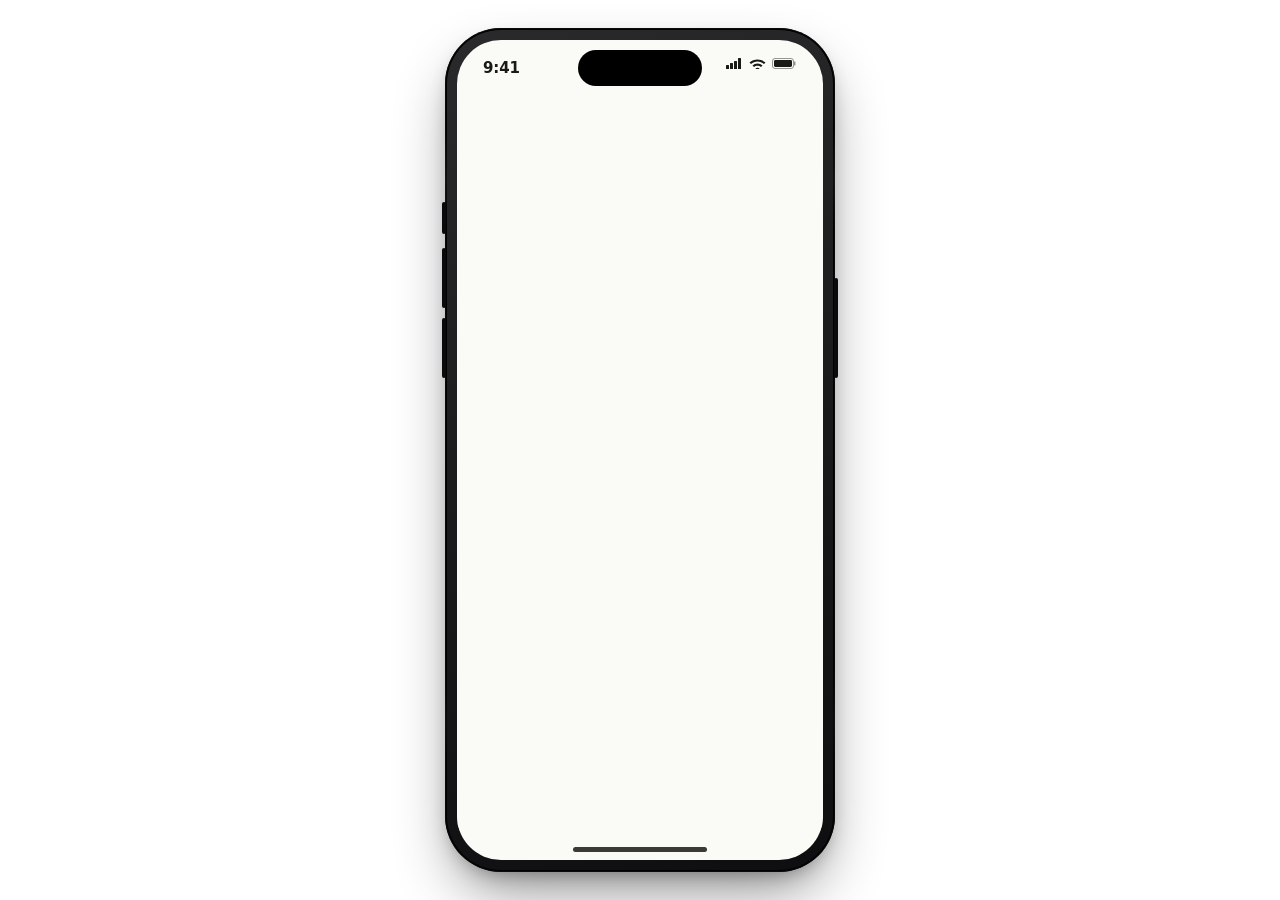
<file: docs/prototypes/health-monitor-mobile-opendesign/frames/iphone-15-pro.html>
<!doctype html>
<!--
  Shared frame: iPhone 15 Pro (390 × 844).
  Usage:  <iframe src="iphone-15-pro.html?screen=path/to/screen.html"></iframe>
  Renders: the bezel + Dynamic Island + status bar + home indicator,
           with the ?screen content embedded as an iframe in the screen area.
-->
<html lang="en">
<head>
  <meta charset="utf-8" />
  <meta name="viewport" content="width=device-width, initial-scale=1" />
  <title>iPhone 15 Pro frame</title>
  <style>
    *, *::before, *::after { box-sizing: border-box; }
    html, body { margin: 0; padding: 0; height: 100%; background: transparent; }
    body {
      display: grid;
      place-items: center;
      font: 15px/1.4 -apple-system, BlinkMacSystemFont, 'SF Pro Text', system-ui, sans-serif;
      color: #1a1916;
      -webkit-font-smoothing: antialiased;
    }

    .device {
      position: relative;
      width: 390px;
      height: 844px;
      border-radius: 56px;
      padding: 12px;
      background:
        linear-gradient(160deg, #2a2a2c 0%, #1a1a1c 50%, #0e0e10 100%);
      box-shadow:
        0 0 0 1px rgba(255,255,255,0.04) inset,
        0 0 0 2px #000 inset,
        0 28px 60px -12px rgba(0,0,0,0.45),
        0 8px 20px -8px rgba(0,0,0,0.35);
      isolation: isolate;
    }
    .device::before, .device::after {
      content: '';
      position: absolute;
      width: 3px;
      background: linear-gradient(to bottom, transparent 0%, rgba(255,255,255,0.06) 8%, transparent 16%, transparent 84%, rgba(255,255,255,0.04) 92%, transparent 100%);
      top: 100px;
      bottom: 100px;
      pointer-events: none;
    }
    .device::before { left: -1px; }
    .device::after  { right: -1px; }

    .island {
      position: absolute;
      top: 22px;
      left: 50%;
      transform: translateX(-50%);
      width: 124px;
      height: 36px;
      background: #000;
      border-radius: 999px;
      z-index: 5;
    }

    .btn-rail {
      position: absolute;
      width: 4px;
      background: #0a0a0c;
      border-radius: 2px;
    }
    .btn-rail.left-1  { left: -3px; top: 174px; height: 32px; }
    .btn-rail.left-2  { left: -3px; top: 220px; height: 60px; }
    .btn-rail.left-3  { left: -3px; top: 290px; height: 60px; }
    .btn-rail.right-1 { right: -3px; top: 250px; height: 100px; }

    .screen {
      position: relative;
      width: 100%; height: 100%;
      background: #fafaf7;
      border-radius: 44px;
      overflow: hidden;
      display: flex;
      flex-direction: column;
    }

    .statusbar {
      flex: 0 0 47px;
      padding: 18px 26px 0;
      display: flex;
      align-items: flex-start;
      justify-content: space-between;
      font-size: 15px;
      font-weight: 600;
      letter-spacing: -0.01em;
      color: var(--statusbar-fg, #1a1916);
      pointer-events: none;
    }
    .statusbar .right { display: inline-flex; align-items: center; gap: 6px; }
    .statusbar svg { width: 17px; height: 11px; fill: currentColor; }
    .statusbar .battery { width: 25px; }

    .inner {
      flex: 1 1 auto;
      width: 100%;
      border: 0;
      background: #fafaf7;
    }

    .home-indicator {
      flex: 0 0 28px;
      position: relative;
      pointer-events: none;
    }
    .home-indicator::after {
      content: '';
      position: absolute;
      left: 50%; bottom: 8px;
      transform: translateX(-50%);
      width: 134px; height: 5px;
      background: var(--home-fg, #1a1916);
      border-radius: 999px;
      opacity: 0.85;
    }
  </style>
</head>
<body>
  <div class="device">
    <span class="btn-rail left-1"  aria-hidden></span>
    <span class="btn-rail left-2"  aria-hidden></span>
    <span class="btn-rail left-3"  aria-hidden></span>
    <span class="btn-rail right-1" aria-hidden></span>
    <span class="island"           aria-hidden></span>

    <div class="screen">
      <div class="statusbar">
        <span>9:41</span>
        <span class="right">
          <svg viewBox="0 0 17 11" aria-hidden>
            <rect x="0"  y="7" width="3" height="4" rx="0.6"/>
            <rect x="4"  y="5" width="3" height="6" rx="0.6"/>
            <rect x="8"  y="3" width="3" height="8" rx="0.6"/>
            <rect x="12" y="0" width="3" height="11" rx="0.6"/>
          </svg>
          <svg viewBox="0 0 17 11" aria-hidden>
            <path d="M8.5 1.5C5.5 1.5 2.7 2.6 0.5 4.6L2 6.1C3.8 4.5 6.1 3.6 8.5 3.6c2.4 0 4.7 0.9 6.5 2.5l1.5-1.5c-2.2-2-5-3.1-8-3.1zM3.5 7.6L5 9.1c1-0.9 2.2-1.4 3.5-1.4 1.3 0 2.5 0.5 3.5 1.4l1.5-1.5c-1.4-1.3-3.1-2-5-2-1.9 0-3.6 0.7-5 2zM6.5 10.6l2 2 2-2c-0.5-0.5-1.2-0.8-2-0.8s-1.5 0.3-2 0.8z"/>
          </svg>
          <svg class="battery" viewBox="0 0 25 11" aria-hidden>
            <rect x="0.5" y="0.5" width="21" height="10" rx="2.5" fill="none" stroke="currentColor" stroke-opacity="0.45"/>
            <rect x="22" y="3.5" width="1.5" height="4" rx="0.4" fill="currentColor" fill-opacity="0.45"/>
            <rect x="2" y="2" width="18" height="7" rx="1.4"/>
          </svg>
        </span>
      </div>

      <iframe
        class="inner"
        id="screen"
        title="Inner screen"
        sandbox="allow-scripts allow-same-origin"
        loading="lazy"
        src="about:blank"
      ></iframe>

      <div class="home-indicator" aria-hidden></div>
    </div>
  </div>

  <script>
    (function () {
      var qs = new URLSearchParams(location.search);
      var raw = qs.get('screen');
      var iframe = document.getElementById('screen');
      if (!raw) return;
      var isAbsolute = /^[a-zA-Z][a-zA-Z\d+.\-]*:/.test(raw) || raw.charAt(0) === '/';
      iframe.src = isAbsolute
        ? raw
        : new URL(raw, document.referrer || location.href).toString();
    })();
  </script>
</body>
</html>
</file>
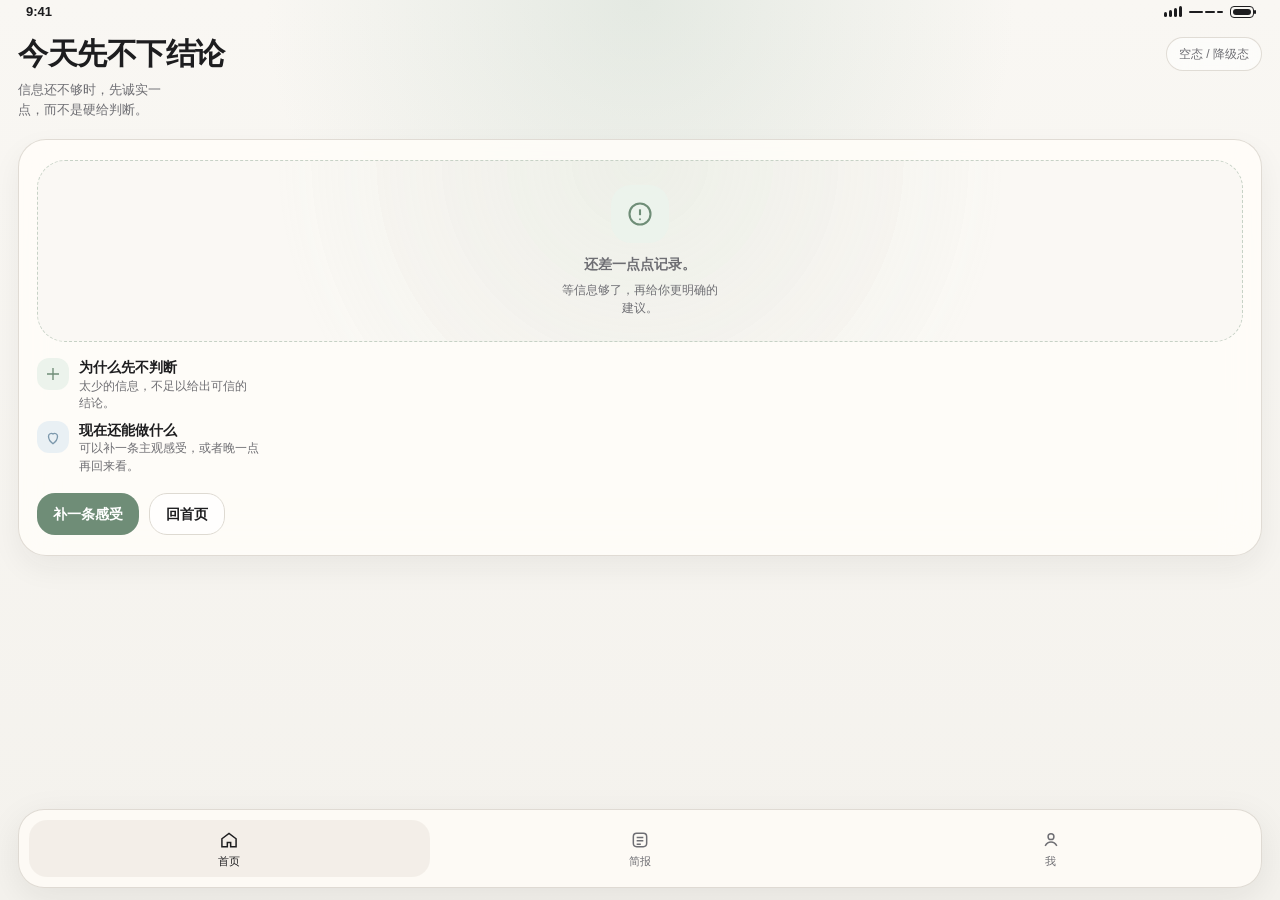
<file: docs/prototypes/health-monitor-mobile-opendesign/screens/empty-data.html>
<!doctype html>
<html lang="zh-CN">
<head>
  <meta charset="utf-8">
  <meta name="viewport" content="width=device-width, initial-scale=1">
  <title>数据不足空态</title>
  <link rel="stylesheet" href="../shared.css">
</head>
<body class="screen-body">
  <main class="screen-shell">
    <div class="statusbar">
      <span>9:41</span>
      <div class="statusbar-icons">
        <span class="signal"><i></i><i></i><i></i><i></i></span>
        <span class="wifi"><i></i><i></i><i></i></span>
        <span class="battery"><i></i></span>
      </div>
    </div>

    <section class="app-header" data-od-id="empty-header">
      <div>
        <h1>今天先不下结论</h1>
        <p class="header-copy">信息还不够时，先诚实一点，而不是硬给判断。</p>
      </div>
      <span class="header-chip">空态 / 降级态</span>
    </section>

    <section class="card" data-od-id="empty-main">
      <div class="empty-art">
        <span class="art-badge" aria-hidden="true">
          <svg viewBox="0 0 24 24" fill="none" stroke="currentColor" stroke-width="1.8"><path d="M12 8v5"/><circle cx="12" cy="16.5" r=".8" fill="currentColor" stroke="none"/><circle cx="12" cy="12" r="9"/></svg>
        </span>
        <div>
          <p class="list-title">还差一点点记录。</p>
          <p class="list-meta" style="margin-top: 8px;">等信息够了，再给你更明确的建议。</p>
        </div>
      </div>

      <div class="trust-list" style="margin-top: 16px;">
        <div class="trust-item">
          <span class="icon-wrap" aria-hidden="true">
            <svg viewBox="0 0 24 24" fill="none" stroke="currentColor" stroke-width="1.8"><path d="M4 12h16M12 4v16"/></svg>
          </span>
          <div class="text-stack">
            <p class="list-title">为什么先不判断</p>
            <p class="list-meta">太少的信息，不足以给出可信的结论。</p>
          </div>
        </div>

        <div class="trust-item">
          <span class="icon-wrap cool" aria-hidden="true">
            <svg viewBox="0 0 24 24" fill="none" stroke="currentColor" stroke-width="1.8"><path d="M12 21s-6-4.35-6-10a3.75 3.75 0 0 1 6-3 3.75 3.75 0 0 1 6 3c0 5.65-6 10-6 10Z"/></svg>
          </span>
          <div class="text-stack">
            <p class="list-title">现在还能做什么</p>
            <p class="list-meta">可以补一条主观感受，或者晚一点再回来看。</p>
          </div>
        </div>
      </div>

      <div class="cta-row" style="margin-top: 18px;">
        <button class="btn primary" type="button">补一条感受</button>
        <a class="btn secondary" href="home.html">回首页</a>
      </div>
    </section>
  </main>

  <nav class="tabbar" aria-label="底部导航">
    <a href="home.html" class="active" aria-current="page">
      <svg viewBox="0 0 24 24" fill="none" stroke="currentColor" stroke-width="1.8"><path d="M3.5 10.5 12 4l8.5 6.5V20H14v-5h-4v5H3.5z"/></svg>
      <span>首页</span>
    </a>
    <a href="report-list.html">
      <svg viewBox="0 0 24 24" fill="none" stroke="currentColor" stroke-width="1.8"><rect x="4" y="4" width="16" height="16" rx="4"/><path d="M8 9h8M8 13h8M8 17h5"/></svg>
      <span>简报</span>
    </a>
    <a href="profile.html">
      <svg viewBox="0 0 24 24" fill="none" stroke="currentColor" stroke-width="1.8"><circle cx="12" cy="8" r="3.5"/><path d="M5 19c1.8-3 4.2-4.5 7-4.5s5.2 1.5 7 4.5"/></svg>
      <span>我</span>
    </a>
  </nav>
</body>
</html>
</file>
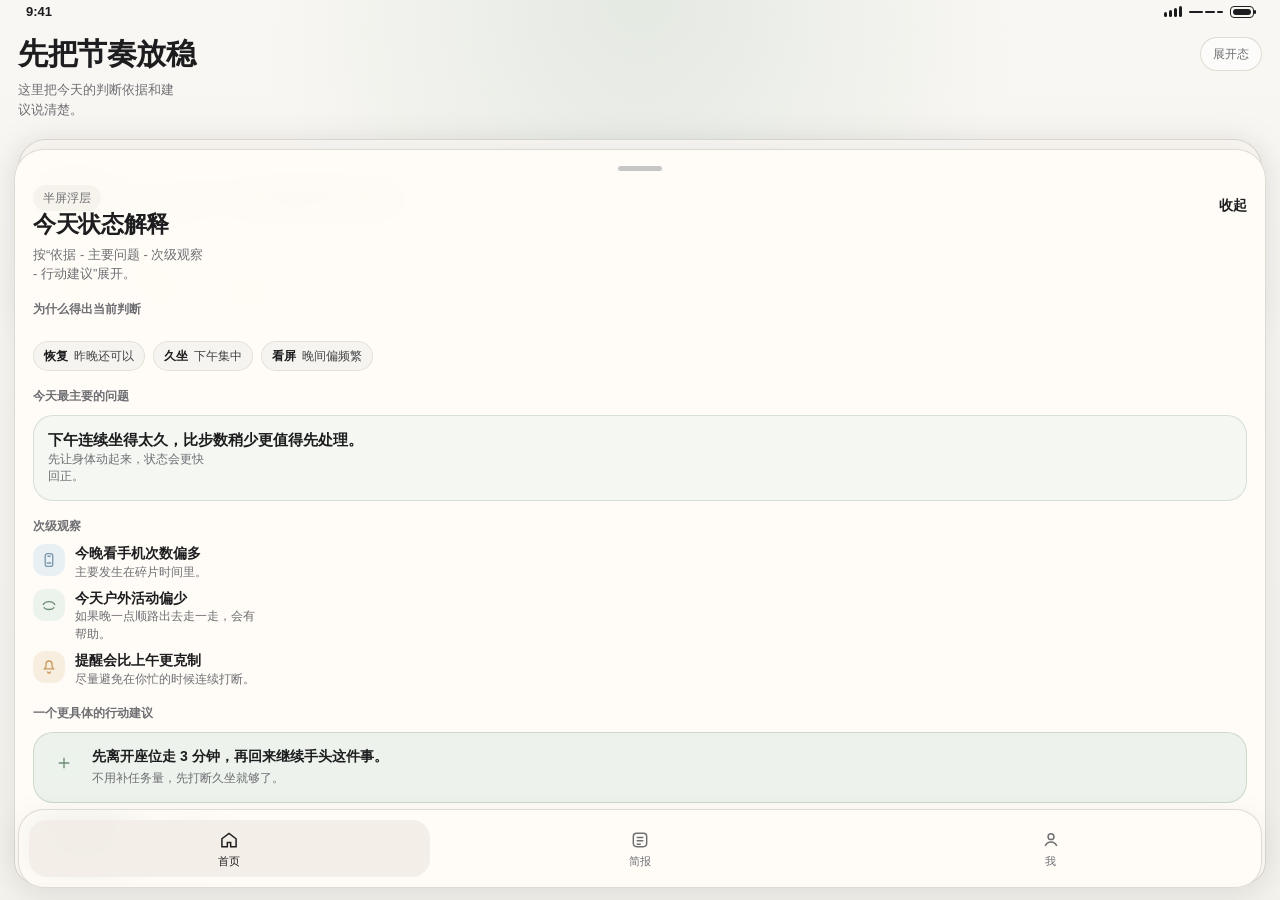
<file: docs/prototypes/health-monitor-mobile-opendesign/screens/home-sheet.html>
<!doctype html>
<html lang="zh-CN">
<head>
  <meta charset="utf-8">
  <meta name="viewport" content="width=device-width, initial-scale=1">
  <title>今日状态卡展开</title>
  <link rel="stylesheet" href="../shared.css">
</head>
<body class="screen-body">
  <main class="screen-shell">
    <div class="statusbar">
      <span>9:41</span>
      <div class="statusbar-icons">
        <span class="signal"><i></i><i></i><i></i><i></i></span>
        <span class="wifi"><i></i><i></i><i></i></span>
        <span class="battery"><i></i></span>
      </div>
    </div>

    <section class="app-header" data-od-id="sheet-header">
      <div>
        <h1>先把节奏放稳</h1>
        <p class="header-copy">这里把今天的判断依据和建议说清楚。</p>
      </div>
      <span class="header-chip">展开态</span>
    </section>

    <section class="card" data-od-id="sheet-summary">
      <div class="card-header">
        <div>
          <span class="nav-pill">今天状态</span>
          <h2 class="card-title">整体平稳，但下午久坐更值得先处理。</h2>
          <p class="card-subtitle">这是一个被解释清楚的助手结论，不是一份分析报告。</p>
        </div>
      </div>
      <div class="summary-pills">
        <span class="summary-pill"><strong>恢复</strong> 平稳</span>
        <span class="summary-pill"><strong>久坐</strong> 偏集中</span>
        <span class="summary-pill"><strong>看屏</strong> 稍多</span>
      </div>
    </section>
  </main>

  <aside class="sheet open" data-sheet>
    <div class="sheet-card">
      <div class="sheet-handle"></div>
      <div class="card-header">
        <div>
          <span class="nav-pill">半屏浮层</span>
          <h2 class="card-title">今天状态解释</h2>
          <p class="card-subtitle">按“依据 - 主要问题 - 次级观察 - 行动建议”展开。</p>
        </div>
        <a class="btn text" href="home.html">收起</a>
      </div>

      <div class="sheet-section">
        <p class="sheet-label">为什么得出当前判断</p>
        <div class="summary-pills">
          <span class="summary-pill"><strong>恢复</strong> 昨晚还可以</span>
          <span class="summary-pill"><strong>久坐</strong> 下午集中</span>
          <span class="summary-pill"><strong>看屏</strong> 晚间偏频繁</span>
        </div>
      </div>

      <div class="sheet-section">
        <p class="sheet-label">今天最主要的问题</p>
        <div class="sheet-focus">
          <p class="list-title">下午连续坐得太久，比步数稍少更值得先处理。</p>
          <p class="list-meta">先让身体动起来，状态会更快回正。</p>
        </div>
      </div>

      <div class="sheet-section">
        <p class="sheet-label">次级观察</p>
        <div class="dense-list">
          <article class="dense-item">
            <span class="icon-wrap cool" aria-hidden="true">
              <svg viewBox="0 0 24 24" fill="none" stroke="currentColor" stroke-width="1.8"><rect x="7" y="3.5" width="10" height="17" rx="3"/><path d="M10 7h4M9 16h6"/></svg>
            </span>
            <div class="text-stack">
              <p class="list-title">今晚看手机次数偏多</p>
              <p class="list-meta">主要发生在碎片时间里。</p>
            </div>
          </article>

          <article class="dense-item">
            <span class="icon-wrap" aria-hidden="true">
              <svg viewBox="0 0 24 24" fill="none" stroke="currentColor" stroke-width="1.8"><path d="M4 12c3-6 13-6 16 0"/><path d="M5 15c2.5 4 11.5 4 14 0"/></svg>
            </span>
            <div class="text-stack">
              <p class="list-title">今天户外活动偏少</p>
              <p class="list-meta">如果晚一点顺路出去走一走，会有帮助。</p>
            </div>
          </article>

          <article class="dense-item">
            <span class="icon-wrap warm" aria-hidden="true">
              <svg viewBox="0 0 24 24" fill="none" stroke="currentColor" stroke-width="1.8"><path d="M12 4a4 4 0 0 1 4 4v2.7c0 .5.16.98.46 1.38L18 14.5H6l1.54-2.42c.3-.4.46-.88.46-1.38V8a4 4 0 0 1 4-4Z"/><path d="M10 18a2 2 0 0 0 4 0"/></svg>
            </span>
            <div class="text-stack">
              <p class="list-title">提醒会比上午更克制</p>
              <p class="list-meta">尽量避免在你忙的时候连续打断。</p>
            </div>
          </article>
        </div>
      </div>

      <div class="sheet-section">
        <p class="sheet-label">一个更具体的行动建议</p>
        <div class="action-card">
          <span class="icon-wrap" aria-hidden="true">
            <svg viewBox="0 0 24 24" fill="none" stroke="currentColor" stroke-width="1.8"><path d="M12 5v14M5 12h14"/></svg>
          </span>
          <div class="action-copy">
            <strong>先离开座位走 3 分钟，再回来继续手头这件事。</strong>
            <span>不用补任务量，先打断久坐就够了。</span>
          </div>
        </div>
      </div>

      <div class="cta-row" style="margin-top: 18px;">
        <a class="btn primary" href="report.html">看今日日报</a>
        <a class="btn secondary" href="reason.html">提醒解释</a>
      </div>
    </div>
  </aside>

  <nav class="tabbar" aria-label="底部导航">
    <a href="home.html" class="active" aria-current="page">
      <svg viewBox="0 0 24 24" fill="none" stroke="currentColor" stroke-width="1.8"><path d="M3.5 10.5 12 4l8.5 6.5V20H14v-5h-4v5H3.5z"/></svg>
      <span>首页</span>
    </a>
    <a href="report-list.html">
      <svg viewBox="0 0 24 24" fill="none" stroke="currentColor" stroke-width="1.8"><rect x="4" y="4" width="16" height="16" rx="4"/><path d="M8 9h8M8 13h8M8 17h5"/></svg>
      <span>简报</span>
    </a>
    <a href="profile.html">
      <svg viewBox="0 0 24 24" fill="none" stroke="currentColor" stroke-width="1.8"><circle cx="12" cy="8" r="3.5"/><path d="M5 19c1.8-3 4.2-4.5 7-4.5s5.2 1.5 7 4.5"/></svg>
      <span>我</span>
    </a>
  </nav>
</body>
</html>
</file>
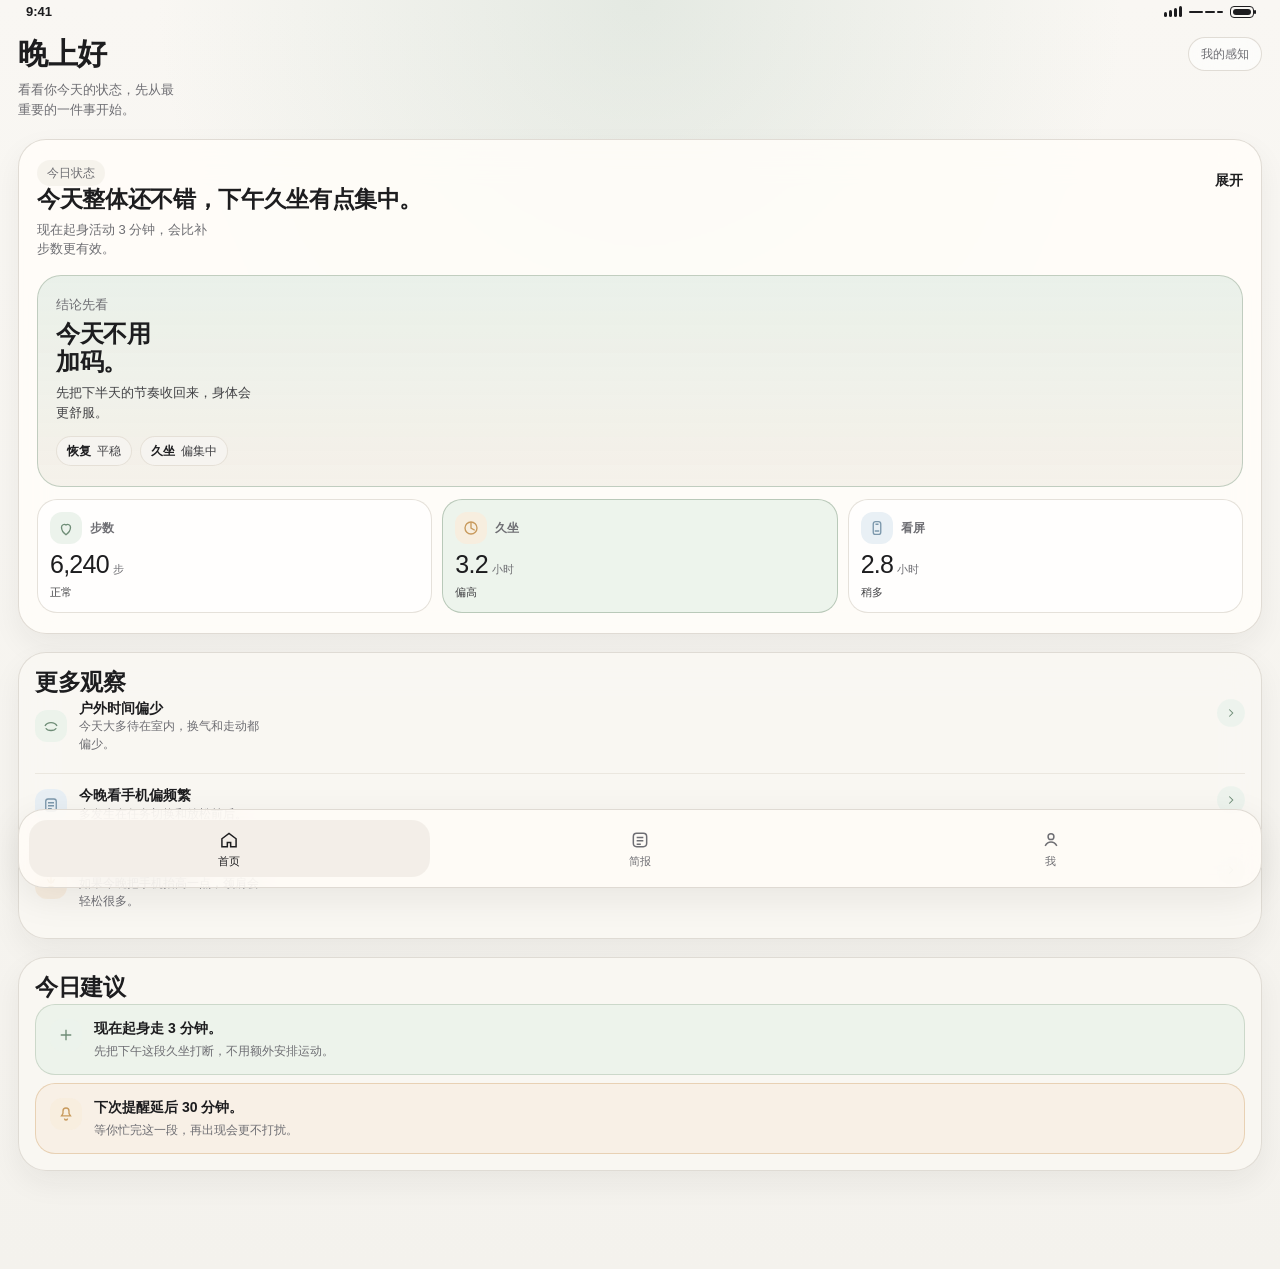
<file: docs/prototypes/health-monitor-mobile-opendesign/screens/home.html>
<!doctype html>
<html lang="zh-CN">
<head>
  <meta charset="utf-8">
  <meta name="viewport" content="width=device-width, initial-scale=1">
  <title>首页默认态</title>
  <link rel="stylesheet" href="../shared.css">
</head>
<body class="screen-body">
  <main class="screen-shell">
    <div class="statusbar">
      <span>9:41</span>
      <div class="statusbar-icons">
        <span class="signal"><i></i><i></i><i></i><i></i></span>
        <span class="wifi"><i></i><i></i><i></i></span>
        <span class="battery"><i></i></span>
      </div>
    </div>

    <section class="app-header" data-od-id="home-header">
      <div>
        <h1>晚上好</h1>
        <p class="header-copy">看看你今天的状态，先从最重要的一件事开始。</p>
      </div>
      <a class="header-chip" href="profile.html">我的感知</a>
    </section>

    <section class="card" data-od-id="today-card">
      <div class="card-header">
        <div>
          <span class="nav-pill">今日状态</span>
          <h2 class="card-title">今天整体还不错，下午久坐有点集中。</h2>
          <p class="card-subtitle">现在起身活动 3 分钟，会比补步数更有效。</p>
        </div>
        <button class="btn text" type="button" data-open-sheet>展开</button>
      </div>

      <div class="score-band">
        <div class="mood-hero">
          <p class="mood-kicker">结论先看</p>
          <h3 class="mood-title">今天不用加码。</h3>
          <p class="mood-detail">先把下半天的节奏收回来，身体会更舒服。</p>
          <div class="summary-pills">
            <span class="summary-pill"><strong>恢复</strong> 平稳</span>
            <span class="summary-pill"><strong>久坐</strong> 偏集中</span>
          </div>
        </div>

        <div class="segment-grid">
          <article class="metric compact">
            <div class="metric-topline">
              <span class="icon-wrap" aria-hidden="true">
                <svg viewBox="0 0 24 24" fill="none" stroke="currentColor" stroke-width="1.8"><path d="M12 21s-6-4.35-6-10a3.75 3.75 0 0 1 6-3 3.75 3.75 0 0 1 6 3c0 5.65-6 10-6 10Z"/></svg>
              </span>
              <span class="metric-chip">步数</span>
            </div>
            <div class="metric-main">
              <p class="metric-value-large">6,240</p>
              <span class="metric-unit">步</span>
            </div>
            <p class="metric-state">正常</p>
          </article>

          <article class="metric compact metric-card-emphasis">
            <div class="metric-topline">
              <span class="icon-wrap warm" aria-hidden="true">
                <svg viewBox="0 0 24 24" fill="none" stroke="currentColor" stroke-width="1.8"><path d="M12 4v8l5 3"/><circle cx="12" cy="12" r="8"/></svg>
              </span>
              <span class="metric-chip">久坐</span>
            </div>
            <div class="metric-main">
              <p class="metric-value-large">3.2</p>
              <span class="metric-unit">小时</span>
            </div>
            <p class="metric-state">偏高</p>
          </article>

          <article class="metric compact">
            <div class="metric-topline">
              <span class="icon-wrap cool" aria-hidden="true">
                <svg viewBox="0 0 24 24" fill="none" stroke="currentColor" stroke-width="1.8"><rect x="7" y="3.5" width="10" height="17" rx="3"/><path d="M10 7h4M9 16h6"/></svg>
              </span>
              <span class="metric-chip">看屏</span>
            </div>
            <div class="metric-main">
              <p class="metric-value-large">2.8</p>
              <span class="metric-unit">小时</span>
            </div>
            <p class="metric-state">稍多</p>
          </article>
        </div>
      </div>
    </section>

    <section class="card soft tight" data-od-id="home-insights">
      <div class="card-header">
        <div>
          <h2 class="card-title">更多观察</h2>
        </div>
      </div>

      <div class="list">
        <article class="list-item">
          <div class="icon-row">
            <span class="icon-wrap" aria-hidden="true">
              <svg viewBox="0 0 24 24" fill="none" stroke="currentColor" stroke-width="1.8"><path d="M4 12c3-6 13-6 16 0"/><path d="M5 15c2.5 4 11.5 4 14 0"/></svg>
            </span>
            <div class="text-stack">
              <p class="list-title">户外时间偏少</p>
              <p class="list-meta">今天大多待在室内，换气和走动都偏少。</p>
            </div>
          </div>
          <div class="list-tail icon-only" aria-hidden="true">
            <svg viewBox="0 0 24 24" fill="none" stroke="currentColor" stroke-width="1.8"><path d="m9 6 6 6-6 6"/></svg>
          </div>
        </article>

        <article class="list-item">
          <div class="icon-row">
            <span class="icon-wrap cool" aria-hidden="true">
              <svg viewBox="0 0 24 24" fill="none" stroke="currentColor" stroke-width="1.8"><rect x="5" y="4" width="14" height="16" rx="3"/><path d="M8 9h8M8 13h8M8 17h5"/></svg>
            </span>
            <div class="text-stack">
              <p class="list-title">今晚看手机偏频繁</p>
              <p class="list-meta">多发生在任务切换和放松前后。</p>
            </div>
          </div>
          <div class="list-tail icon-only" aria-hidden="true">
            <svg viewBox="0 0 24 24" fill="none" stroke="currentColor" stroke-width="1.8"><path d="m9 6 6 6-6 6"/></svg>
          </div>
        </article>

        <article class="list-item">
          <div class="icon-row">
            <span class="icon-wrap warm" aria-hidden="true">
              <svg viewBox="0 0 24 24" fill="none" stroke="currentColor" stroke-width="1.8"><path d="M7 7c1.5 1 2.6 2.7 2.8 4.7"/><path d="M17 7c-1.5 1-2.6 2.7-2.8 4.7"/><path d="M12 4v9"/><path d="M8 18c1.2-1 2.4-1.5 4-1.5s2.8.5 4 1.5"/></svg>
            </span>
            <div class="text-stack">
              <p class="list-title">低头用机时间偏长</p>
              <p class="list-meta">如果今晚把手机抬高一点，颈肩会轻松很多。</p>
            </div>
          </div>
          <div class="list-tail icon-only" aria-hidden="true">
            <svg viewBox="0 0 24 24" fill="none" stroke="currentColor" stroke-width="1.8"><path d="m9 6 6 6-6 6"/></svg>
          </div>
        </article>
      </div>
    </section>

    <section class="card soft tight" data-od-id="home-actions">
      <div class="card-header">
        <div>
          <h2 class="card-title">今日建议</h2>
        </div>
      </div>

      <div class="summary-stack">
        <div class="action-card">
          <span class="icon-wrap" aria-hidden="true">
            <svg viewBox="0 0 24 24" fill="none" stroke="currentColor" stroke-width="1.8"><path d="M12 5v14M5 12h14"/></svg>
          </span>
          <div class="action-copy">
            <strong>现在起身走 3 分钟。</strong>
            <span>先把下午这段久坐打断，不用额外安排运动。</span>
          </div>
        </div>

        <div class="action-card" style="background: rgba(248, 240, 229, 0.96); border-color: rgba(230, 207, 176, 0.92);">
          <span class="icon-wrap warm" aria-hidden="true">
            <svg viewBox="0 0 24 24" fill="none" stroke="currentColor" stroke-width="1.8"><path d="M12 4a4 4 0 0 1 4 4v2.7c0 .5.16.98.46 1.38L18 14.5H6l1.54-2.42c.3-.4.46-.88.46-1.38V8a4 4 0 0 1 4-4Z"/><path d="M10 18a2 2 0 0 0 4 0"/></svg>
          </span>
          <div class="action-copy">
            <strong>下次提醒延后 30 分钟。</strong>
            <span>等你忙完这一段，再出现会更不打扰。</span>
          </div>
        </div>
      </div>
    </section>
  </main>

  <nav class="tabbar" aria-label="底部导航">
    <a href="home.html" class="active" aria-current="page">
      <svg viewBox="0 0 24 24" fill="none" stroke="currentColor" stroke-width="1.8"><path d="M3.5 10.5 12 4l8.5 6.5V20H14v-5h-4v5H3.5z"/></svg>
      <span>首页</span>
    </a>
    <a href="report-list.html">
      <svg viewBox="0 0 24 24" fill="none" stroke="currentColor" stroke-width="1.8"><rect x="4" y="4" width="16" height="16" rx="4"/><path d="M8 9h8M8 13h8M8 17h5"/></svg>
      <span>简报</span>
    </a>
    <a href="profile.html">
      <svg viewBox="0 0 24 24" fill="none" stroke="currentColor" stroke-width="1.8"><circle cx="12" cy="8" r="3.5"/><path d="M5 19c1.8-3 4.2-4.5 7-4.5s5.2 1.5 7 4.5"/></svg>
      <span>我</span>
    </a>
  </nav>

  <aside class="sheet" data-sheet>
    <div class="sheet-card">
      <div class="sheet-handle"></div>
      <div class="card-header">
        <div>
          <span class="nav-pill">今日状态</span>
          <h2 class="card-title">今天为什么会这样判断</h2>
          <p class="card-subtitle">先说依据，再说现在最值得做什么。</p>
        </div>
        <button class="btn text" type="button" data-close-sheet>关闭</button>
      </div>

      <div class="sheet-section">
        <p class="sheet-label">为什么得出当前判断</p>
        <div class="summary-pills">
          <span class="summary-pill"><strong>恢复</strong> 昨晚还可以</span>
          <span class="summary-pill"><strong>久坐</strong> 下午集中</span>
          <span class="summary-pill"><strong>看屏</strong> 今晚偏频繁</span>
        </div>
      </div>

      <div class="sheet-section">
        <p class="sheet-label">今天最主要的问题</p>
        <div class="sheet-focus">
          <p class="list-title">不是步数不够，而是下午连续坐得太久。</p>
          <p class="list-meta">这比晚点补走几步，更影响你现在的身体感受。</p>
        </div>
      </div>

      <div class="sheet-section">
        <p class="sheet-label">次级观察</p>
        <div class="dense-list">
          <article class="dense-item">
            <span class="icon-wrap cool" aria-hidden="true">
              <svg viewBox="0 0 24 24" fill="none" stroke="currentColor" stroke-width="1.8"><rect x="7" y="3.5" width="10" height="17" rx="3"/><path d="M10 7h4M9 16h6"/></svg>
            </span>
            <div class="text-stack">
              <p class="list-title">今晚拿起手机的次数偏多</p>
              <p class="list-meta">多发生在放松和切换任务的时候。</p>
            </div>
          </article>

          <article class="dense-item">
            <span class="icon-wrap" aria-hidden="true">
              <svg viewBox="0 0 24 24" fill="none" stroke="currentColor" stroke-width="1.8"><path d="M4 12c3-6 13-6 16 0"/><path d="M5 15c2.5 4 11.5 4 14 0"/></svg>
            </span>
            <div class="text-stack">
              <p class="list-title">今天户外活动偏少</p>
              <p class="list-meta">还有一点补救空间，不用额外安排太多。</p>
            </div>
          </article>

          <article class="dense-item">
            <span class="icon-wrap warm" aria-hidden="true">
              <svg viewBox="0 0 24 24" fill="none" stroke="currentColor" stroke-width="1.8"><path d="M7 7c1.5 1 2.6 2.7 2.8 4.7"/><path d="M17 7c-1.5 1-2.6 2.7-2.8 4.7"/><path d="M12 4v9"/><path d="M8 18c1.2-1 2.4-1.5 4-1.5s2.8.5 4 1.5"/></svg>
            </span>
            <div class="text-stack">
              <p class="list-title">低头用机时间有点长</p>
              <p class="list-meta">如果把手机抬高一点，颈肩会更轻松。</p>
            </div>
          </article>
        </div>
      </div>

      <div class="sheet-section">
        <p class="sheet-label">一个更具体的行动建议</p>
        <div class="action-card">
          <span class="icon-wrap" aria-hidden="true">
            <svg viewBox="0 0 24 24" fill="none" stroke="currentColor" stroke-width="1.8"><path d="M12 5v14M5 12h14"/></svg>
          </span>
          <div class="action-copy">
            <strong>先离开座位走 3 分钟，再回来继续这段事。</strong>
            <span>不用补量，先把久坐打断就够了。</span>
          </div>
        </div>
      </div>
    </div>
  </aside>

  <script src="../app.js"></script>
</body>
</html>
</file>
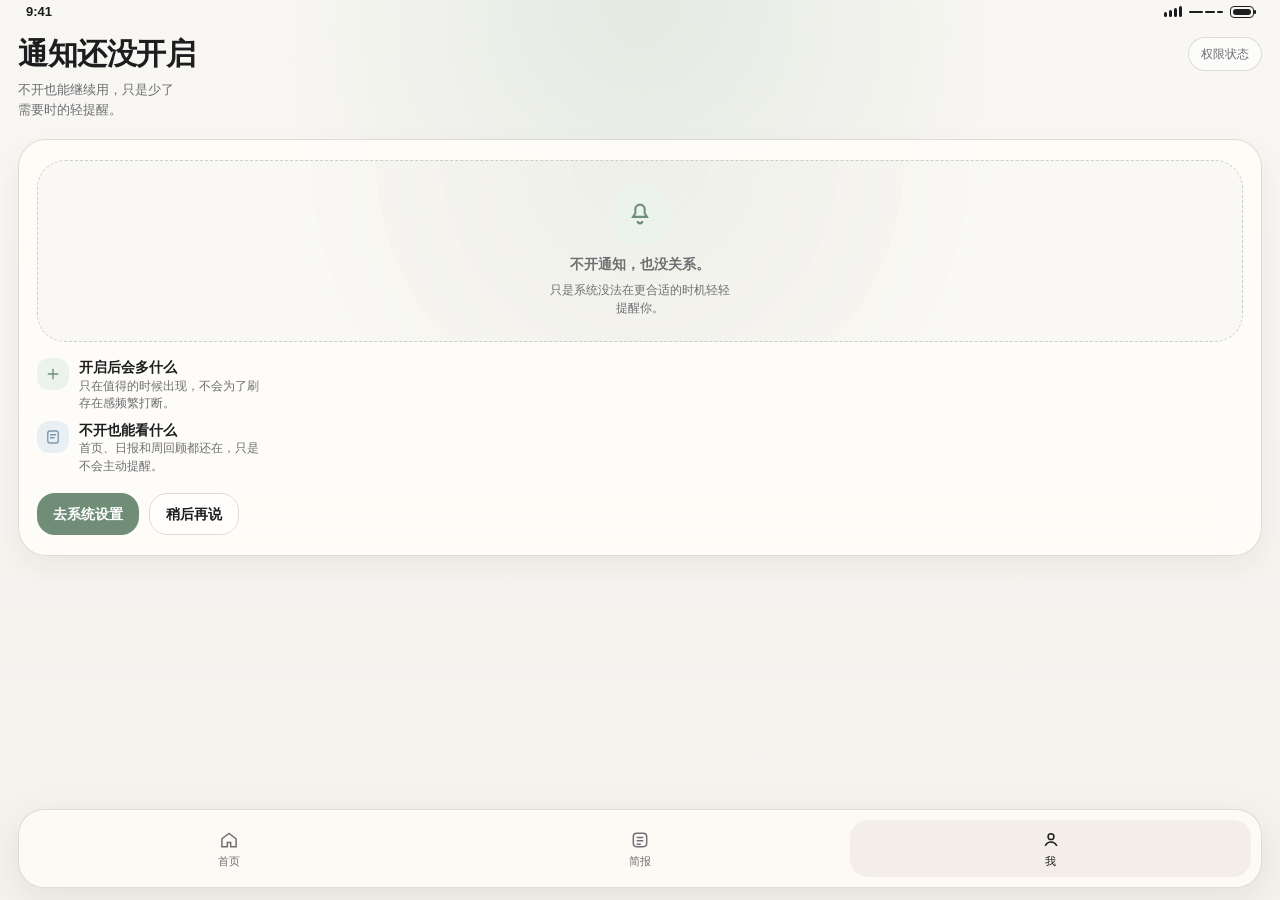
<file: docs/prototypes/health-monitor-mobile-opendesign/screens/permission-off.html>
<!doctype html>
<html lang="zh-CN">
<head>
  <meta charset="utf-8">
  <meta name="viewport" content="width=device-width, initial-scale=1">
  <title>权限未开启态</title>
  <link rel="stylesheet" href="../shared.css">
</head>
<body class="screen-body">
  <main class="screen-shell">
    <div class="statusbar">
      <span>9:41</span>
      <div class="statusbar-icons">
        <span class="signal"><i></i><i></i><i></i><i></i></span>
        <span class="wifi"><i></i><i></i><i></i></span>
        <span class="battery"><i></i></span>
      </div>
    </div>

    <section class="app-header" data-od-id="permission-header">
      <div>
        <h1>通知还没开启</h1>
        <p class="header-copy">不开也能继续用，只是少了需要时的轻提醒。</p>
      </div>
      <span class="header-chip">权限状态</span>
    </section>

    <section class="card" data-od-id="permission-main">
      <div class="permission-art">
        <span class="art-badge" aria-hidden="true">
          <svg viewBox="0 0 24 24" fill="none" stroke="currentColor" stroke-width="1.8"><path d="M12 4a4 4 0 0 1 4 4v2.7c0 .5.16.98.46 1.38L18 14.5H6l1.54-2.42c.3-.4.46-.88.46-1.38V8a4 4 0 0 1 4-4Z"/><path d="M10 18a2 2 0 0 0 4 0"/></svg>
        </span>
        <div>
          <p class="list-title">不开通知，也没关系。</p>
          <p class="list-meta" style="margin-top: 8px;">只是系统没法在更合适的时机轻轻提醒你。</p>
        </div>
      </div>

      <div class="trust-list" style="margin-top: 16px;">
        <div class="trust-item">
          <span class="icon-wrap" aria-hidden="true">
            <svg viewBox="0 0 24 24" fill="none" stroke="currentColor" stroke-width="1.8"><path d="M12 5v14M5 12h14"/></svg>
          </span>
          <div class="text-stack">
            <p class="list-title">开启后会多什么</p>
            <p class="list-meta">只在值得的时候出现，不会为了刷存在感频繁打断。</p>
          </div>
        </div>

        <div class="trust-item">
          <span class="icon-wrap cool" aria-hidden="true">
            <svg viewBox="0 0 24 24" fill="none" stroke="currentColor" stroke-width="1.8"><rect x="5" y="4" width="14" height="16" rx="3"/><path d="M8 9h8M8 13h6"/></svg>
          </span>
          <div class="text-stack">
            <p class="list-title">不开也能看什么</p>
            <p class="list-meta">首页、日报和周回顾都还在，只是不会主动提醒。</p>
          </div>
        </div>
      </div>

      <div class="cta-row" style="margin-top: 18px;">
        <button class="btn primary" type="button">去系统设置</button>
        <a class="btn secondary" href="profile.html">稍后再说</a>
      </div>
    </section>
  </main>

  <nav class="tabbar" aria-label="底部导航">
    <a href="home.html">
      <svg viewBox="0 0 24 24" fill="none" stroke="currentColor" stroke-width="1.8"><path d="M3.5 10.5 12 4l8.5 6.5V20H14v-5h-4v5H3.5z"/></svg>
      <span>首页</span>
    </a>
    <a href="report-list.html">
      <svg viewBox="0 0 24 24" fill="none" stroke="currentColor" stroke-width="1.8"><rect x="4" y="4" width="16" height="16" rx="4"/><path d="M8 9h8M8 13h8M8 17h5"/></svg>
      <span>简报</span>
    </a>
    <a href="profile.html" class="active" aria-current="page">
      <svg viewBox="0 0 24 24" fill="none" stroke="currentColor" stroke-width="1.8"><circle cx="12" cy="8" r="3.5"/><path d="M5 19c1.8-3 4.2-4.5 7-4.5s5.2 1.5 7 4.5"/></svg>
      <span>我</span>
    </a>
  </nav>
</body>
</html>
</file>
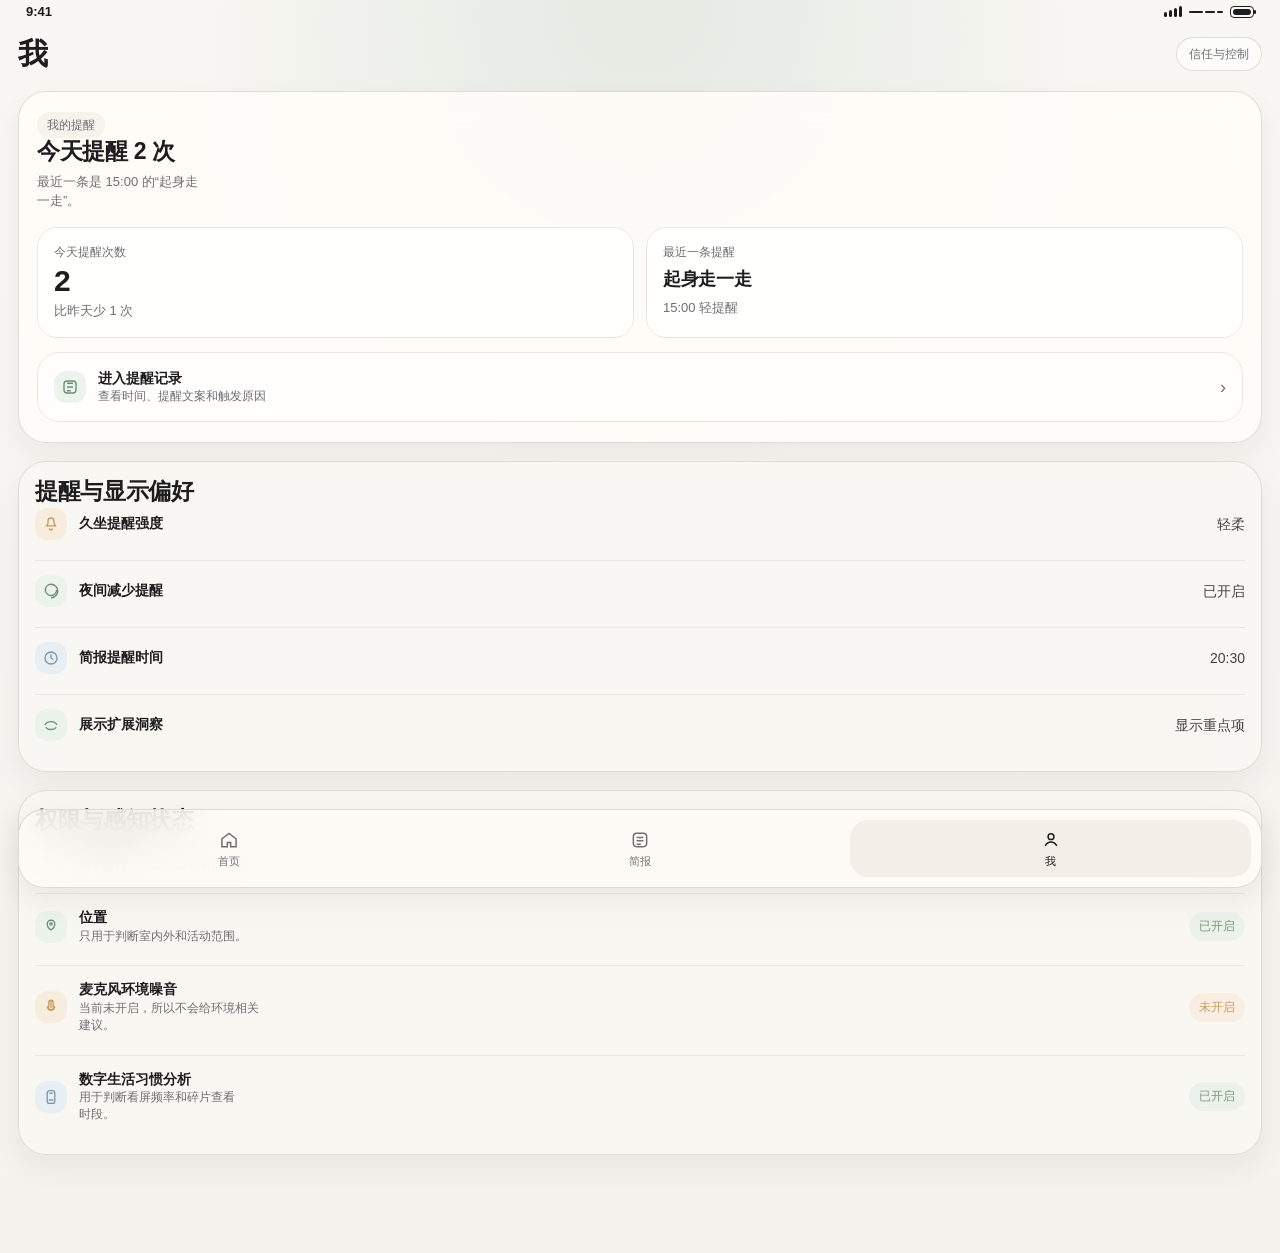
<file: docs/prototypes/health-monitor-mobile-opendesign/screens/profile.html>
<!doctype html>
<html lang="zh-CN">
<head>
  <meta charset="utf-8">
  <meta name="viewport" content="width=device-width, initial-scale=1">
  <title>我</title>
  <link rel="stylesheet" href="../shared.css">
</head>
<body class="screen-body">
  <main class="screen-shell">
    <div class="statusbar">
      <span>9:41</span>
      <div class="statusbar-icons">
        <span class="signal"><i></i><i></i><i></i><i></i></span>
        <span class="wifi"><i></i><i></i><i></i></span>
        <span class="battery"><i></i></span>
      </div>
    </div>

    <section class="app-header" data-od-id="profile-header">
      <div>
        <h1>我</h1>
      </div>
      <span class="header-chip">信任与控制</span>
    </section>

    <section class="card" data-od-id="profile-reminders">
      <div class="card-header">
        <div>
          <span class="nav-pill">我的提醒</span>
          <h2 class="card-title">今天提醒 2 次</h2>
          <p class="card-subtitle">最近一条是 15:00 的“起身走一走”。</p>
        </div>
      </div>

      <div class="reminder-summary-grid">
        <article class="summary-tile">
          <span class="summary-label">今天提醒次数</span>
          <strong class="summary-value">2</strong>
          <span class="summary-note">比昨天少 1 次</span>
        </article>
        <article class="summary-tile">
          <span class="summary-label">最近一条提醒</span>
          <strong class="summary-text">起身走一走</strong>
          <span class="summary-note">15:00 轻提醒</span>
        </article>
      </div>

      <a class="list-link-card" href="reminder-log.html">
        <div class="icon-row">
          <span class="icon-wrap" aria-hidden="true">
            <svg viewBox="0 0 24 24" fill="none" stroke="currentColor" stroke-width="1.8">
              <path d="M8 7h8M8 12h8M8 17h5"/>
              <rect x="4" y="4" width="16" height="16" rx="4"/>
            </svg>
          </span>
          <div class="text-stack">
            <p class="list-title">进入提醒记录</p>
            <p class="list-meta">查看时间、提醒文案和触发原因</p>
          </div>
        </div>
        <span class="chev">›</span>
      </a>
    </section>

    <section class="card soft tight" data-od-id="profile-preferences">
      <div class="card-header">
        <div>
          <h2 class="card-title">提醒与显示偏好</h2>
        </div>
      </div>

      <div class="settings-list">
        <article class="settings-item">
          <div class="icon-row">
            <span class="icon-wrap warm" aria-hidden="true">
              <svg viewBox="0 0 24 24" fill="none" stroke="currentColor" stroke-width="1.8">
                <path d="M12 4a4 4 0 0 1 4 4v2.7c0 .5.16.98.46 1.38L18 14.5H6l1.54-2.42c.3-.4.46-.88.46-1.38V8a4 4 0 0 1 4-4Z"/>
                <path d="M10 18a2 2 0 0 0 4 0"/>
              </svg>
            </span>
            <div class="text-stack">
              <p class="list-title">久坐提醒强度</p>
            </div>
          </div>
          <span class="settings-value">轻柔</span>
        </article>

        <article class="settings-item">
          <div class="icon-row">
            <span class="icon-wrap" aria-hidden="true">
              <svg viewBox="0 0 24 24" fill="none" stroke="currentColor" stroke-width="1.8">
                <path d="M12 3a7.5 7.5 0 1 0 7.5 7.5"/>
                <path d="M12 3a9 9 0 0 1 0 18"/>
              </svg>
            </span>
            <div class="text-stack">
              <p class="list-title">夜间减少提醒</p>
            </div>
          </div>
          <span class="settings-value">已开启</span>
        </article>

        <article class="settings-item">
          <div class="icon-row">
            <span class="icon-wrap cool" aria-hidden="true">
              <svg viewBox="0 0 24 24" fill="none" stroke="currentColor" stroke-width="1.8">
                <path d="M12 7v5l3 2"/>
                <circle cx="12" cy="12" r="8"/>
              </svg>
            </span>
            <div class="text-stack">
              <p class="list-title">简报提醒时间</p>
            </div>
          </div>
          <span class="settings-value">20:30</span>
        </article>

        <article class="settings-item">
          <div class="icon-row">
            <span class="icon-wrap" aria-hidden="true">
              <svg viewBox="0 0 24 24" fill="none" stroke="currentColor" stroke-width="1.8">
                <path d="M4 12c3-6 13-6 16 0"/>
                <path d="M5 15c2.5 4 11.5 4 14 0"/>
              </svg>
            </span>
            <div class="text-stack">
              <p class="list-title">展示扩展洞察</p>
            </div>
          </div>
          <span class="settings-value">显示重点项</span>
        </article>
      </div>
    </section>

    <section class="card soft tight" data-od-id="profile-permissions">
      <div class="card-header">
        <div>
          <h2 class="card-title">权限与感知状态</h2>
        </div>
      </div>

      <div class="settings-list">
        <article class="settings-item">
          <div class="icon-row">
            <span class="icon-wrap" aria-hidden="true">
              <svg viewBox="0 0 24 24" fill="none" stroke="currentColor" stroke-width="1.8">
                <path d="M12 21s-6-4.35-6-10a3.75 3.75 0 0 1 6-3 3.75 3.75 0 0 1 6 3c0 5.65-6 10-6 10Z"/>
              </svg>
            </span>
            <div class="text-stack">
              <p class="list-title">活动识别</p>
              <p class="list-meta">用于步行、久坐和活动节律判断。</p>
            </div>
          </div>
          <span class="status-pill on">已开启</span>
        </article>

        <article class="settings-item">
          <div class="icon-row">
            <span class="icon-wrap" aria-hidden="true">
              <svg viewBox="0 0 24 24" fill="none" stroke="currentColor" stroke-width="1.8">
                <path d="M7 8a5 5 0 1 1 10 0c0 5-5 8-5 8s-5-3-5-8Z"/>
                <circle cx="12" cy="8" r="1.5"/>
              </svg>
            </span>
            <div class="text-stack">
              <p class="list-title">位置</p>
              <p class="list-meta">只用于判断室内外和活动范围。</p>
            </div>
          </div>
          <span class="status-pill on">已开启</span>
        </article>

        <article class="settings-item">
          <div class="icon-row">
            <span class="icon-wrap warm" aria-hidden="true">
              <svg viewBox="0 0 24 24" fill="none" stroke="currentColor" stroke-width="1.8">
                <path d="M12 3v10"/>
                <path d="M9 6a3 3 0 1 1 6 0v7a3 3 0 1 1-6 0Z"/>
                <path d="M7 11a5 5 0 0 0 10 0"/>
              </svg>
            </span>
            <div class="text-stack">
              <p class="list-title">麦克风环境噪音</p>
              <p class="list-meta">当前未开启，所以不会给环境相关建议。</p>
            </div>
          </div>
          <span class="status-pill off">未开启</span>
        </article>

        <article class="settings-item">
          <div class="icon-row">
            <span class="icon-wrap cool" aria-hidden="true">
              <svg viewBox="0 0 24 24" fill="none" stroke="currentColor" stroke-width="1.8">
                <rect x="7" y="3.5" width="10" height="17" rx="3"/>
                <path d="M10 7h4M9 16h6"/>
              </svg>
            </span>
            <div class="text-stack">
              <p class="list-title">数字生活习惯分析</p>
              <p class="list-meta">用于判断看屏频率和碎片查看时段。</p>
            </div>
          </div>
          <span class="status-pill on">已开启</span>
        </article>
      </div>
    </section>
  </main>

  <nav class="tabbar" aria-label="底部导航">
    <a href="home.html">
      <svg viewBox="0 0 24 24" fill="none" stroke="currentColor" stroke-width="1.8">
        <path d="M3.5 10.5 12 4l8.5 6.5V20H14v-5h-4v5H3.5z"/>
      </svg>
      <span>首页</span>
    </a>
    <a href="report-list.html">
      <svg viewBox="0 0 24 24" fill="none" stroke="currentColor" stroke-width="1.8">
        <rect x="4" y="4" width="16" height="16" rx="4"/>
        <path d="M8 9h8M8 13h8M8 17h5"/>
      </svg>
      <span>简报</span>
    </a>
    <a href="profile.html" class="active" aria-current="page">
      <svg viewBox="0 0 24 24" fill="none" stroke="currentColor" stroke-width="1.8">
        <circle cx="12" cy="8" r="3.5"/>
        <path d="M5 19c1.8-3 4.2-4.5 7-4.5s5.2 1.5 7 4.5"/>
      </svg>
      <span>我</span>
    </a>
  </nav>
</body>
</html>
</file>
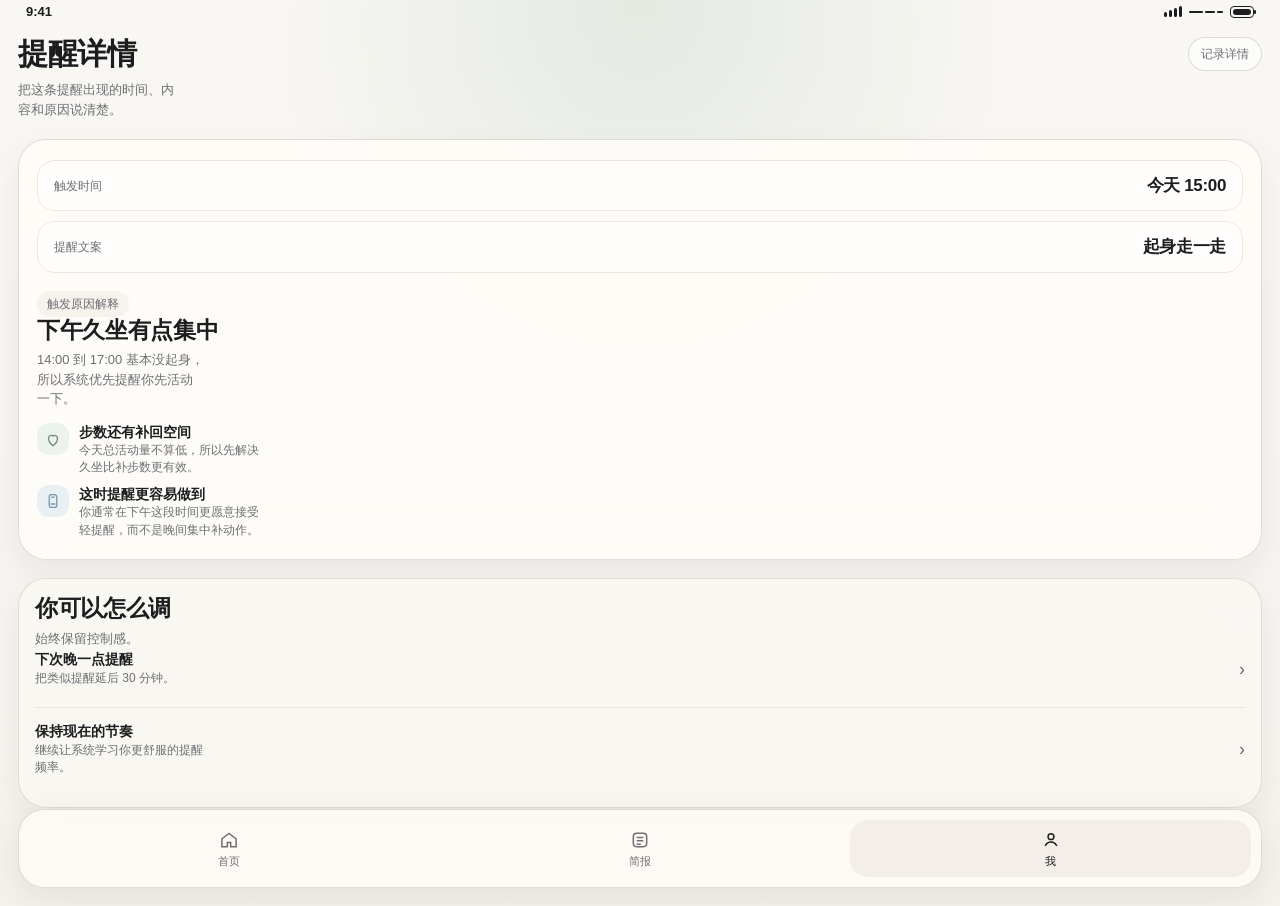
<file: docs/prototypes/health-monitor-mobile-opendesign/screens/reason.html>
<!doctype html>
<html lang="zh-CN">
<head>
  <meta charset="utf-8">
  <meta name="viewport" content="width=device-width, initial-scale=1">
  <title>提醒记录详情</title>
  <link rel="stylesheet" href="../shared.css">
</head>
<body class="screen-body">
  <main class="screen-shell">
    <div class="statusbar">
      <span>9:41</span>
      <div class="statusbar-icons">
        <span class="signal"><i></i><i></i><i></i><i></i></span>
        <span class="wifi"><i></i><i></i><i></i></span>
        <span class="battery"><i></i></span>
      </div>
    </div>

    <section class="app-header" data-od-id="reason-header">
      <div>
        <h1>提醒详情</h1>
        <p class="header-copy">把这条提醒出现的时间、内容和原因说清楚。</p>
      </div>
      <span class="header-chip">记录详情</span>
    </section>

    <section class="card" data-od-id="reason-main">
      <div class="detail-stack">
        <div class="detail-row">
          <span class="detail-label">触发时间</span>
          <strong class="detail-value">今天 15:00</strong>
        </div>
        <div class="detail-row">
          <span class="detail-label">提醒文案</span>
          <strong class="detail-value">起身走一走</strong>
        </div>
      </div>

      <div class="card-header" style="margin-top: 18px;">
        <div>
          <span class="nav-pill">触发原因解释</span>
          <h2 class="card-title">下午久坐有点集中</h2>
          <p class="card-subtitle">14:00 到 17:00 基本没起身，所以系统优先提醒你先活动一下。</p>
        </div>
      </div>

      <div class="dense-list" style="margin-top: 14px;">
        <article class="dense-item">
          <span class="icon-wrap" aria-hidden="true">
            <svg viewBox="0 0 24 24" fill="none" stroke="currentColor" stroke-width="1.8"><path d="M12 21s-6-4.35-6-10a3.75 3.75 0 0 1 6-3 3.75 3.75 0 0 1 6 3c0 5.65-6 10-6 10Z"/></svg>
          </span>
          <div class="text-stack">
            <p class="list-title">步数还有补回空间</p>
            <p class="list-meta">今天总活动量不算低，所以先解决久坐比补步数更有效。</p>
          </div>
        </article>

        <article class="dense-item">
          <span class="icon-wrap cool" aria-hidden="true">
            <svg viewBox="0 0 24 24" fill="none" stroke="currentColor" stroke-width="1.8"><rect x="7" y="3.5" width="10" height="17" rx="3"/><path d="M10 7h4M9 16h6"/></svg>
          </span>
          <div class="text-stack">
            <p class="list-title">这时提醒更容易做到</p>
            <p class="list-meta">你通常在下午这段时间更愿意接受轻提醒，而不是晚间集中补动作。</p>
          </div>
        </article>
      </div>
    </section>

    <section class="card soft tight" data-od-id="reason-actions">
      <div class="card-header">
        <div>
          <h2 class="card-title">你可以怎么调</h2>
          <p class="card-subtitle">始终保留控制感。</p>
        </div>
      </div>

      <div class="settings-list">
        <article class="settings-item">
          <div class="text-stack">
            <p class="list-title">下次晚一点提醒</p>
            <p class="list-meta">把类似提醒延后 30 分钟。</p>
          </div>
          <span class="chev">›</span>
        </article>

        <article class="settings-item">
          <div class="text-stack">
            <p class="list-title">保持现在的节奏</p>
            <p class="list-meta">继续让系统学习你更舒服的提醒频率。</p>
          </div>
          <span class="chev">›</span>
        </article>
      </div>
    </section>
  </main>

  <nav class="tabbar" aria-label="底部导航">
    <a href="home.html">
      <svg viewBox="0 0 24 24" fill="none" stroke="currentColor" stroke-width="1.8"><path d="M3.5 10.5 12 4l8.5 6.5V20H14v-5h-4v5H3.5z"/></svg>
      <span>首页</span>
    </a>
    <a href="report-list.html">
      <svg viewBox="0 0 24 24" fill="none" stroke="currentColor" stroke-width="1.8"><rect x="4" y="4" width="16" height="16" rx="4"/><path d="M8 9h8M8 13h8M8 17h5"/></svg>
      <span>简报</span>
    </a>
    <a href="profile.html" class="active" aria-current="page">
      <svg viewBox="0 0 24 24" fill="none" stroke="currentColor" stroke-width="1.8"><circle cx="12" cy="8" r="3.5"/><path d="M5 19c1.8-3 4.2-4.5 7-4.5s5.2 1.5 7 4.5"/></svg>
      <span>我</span>
    </a>
  </nav>
</body>
</html>
</file>
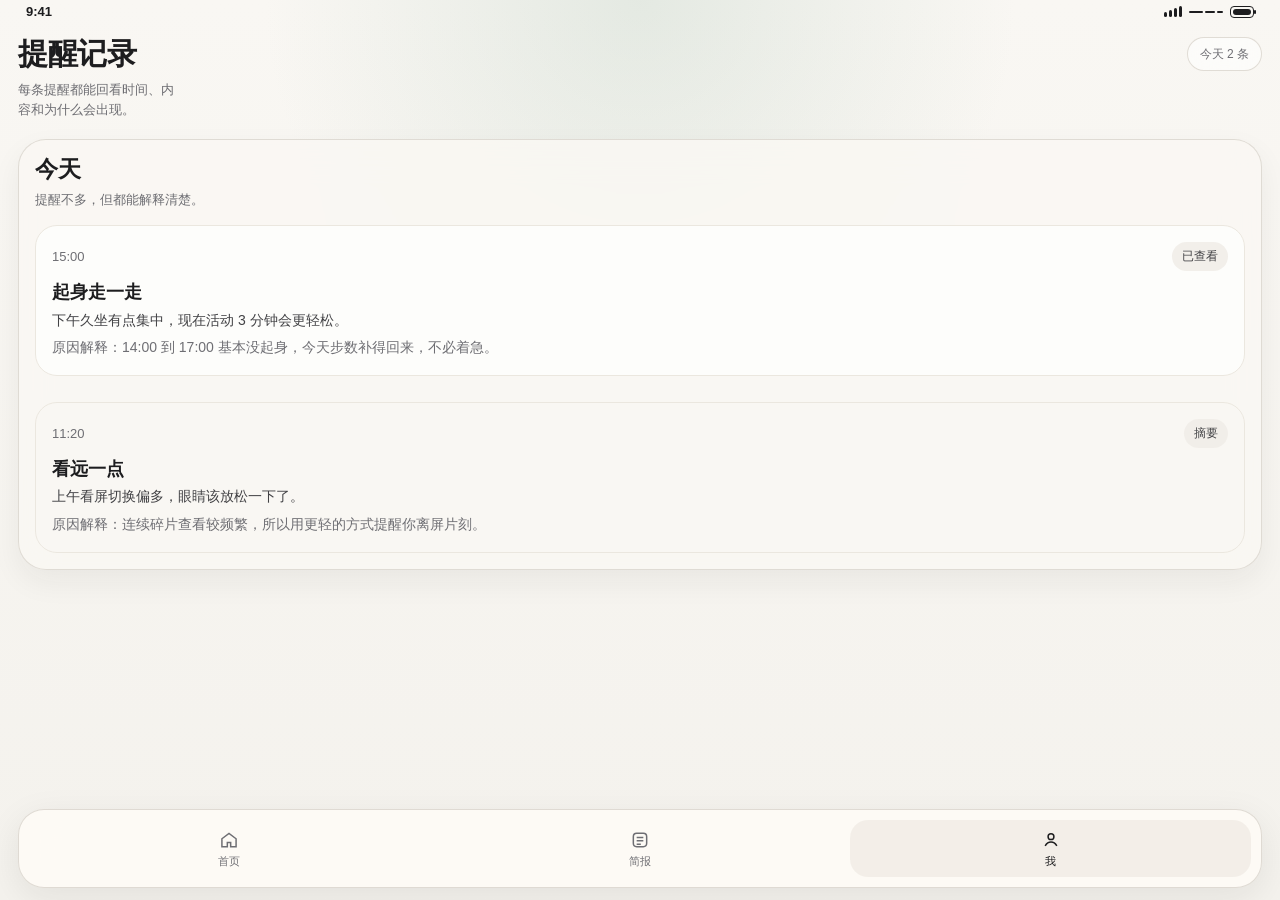
<file: docs/prototypes/health-monitor-mobile-opendesign/screens/reminder-log.html>
<!doctype html>
<html lang="zh-CN">
<head>
  <meta charset="utf-8">
  <meta name="viewport" content="width=device-width, initial-scale=1">
  <title>提醒记录</title>
  <link rel="stylesheet" href="../shared.css">
</head>
<body class="screen-body">
  <main class="screen-shell">
    <div class="statusbar">
      <span>9:41</span>
      <div class="statusbar-icons">
        <span class="signal"><i></i><i></i><i></i><i></i></span>
        <span class="wifi"><i></i><i></i><i></i></span>
        <span class="battery"><i></i></span>
      </div>
    </div>

    <section class="app-header" data-od-id="reminder-log-header">
      <div>
        <h1>提醒记录</h1>
        <p class="header-copy">每条提醒都能回看时间、内容和为什么会出现。</p>
      </div>
      <span class="header-chip">今天 2 条</span>
    </section>

    <section class="card soft tight" data-od-id="reminder-log-list">
      <div class="card-header">
        <div>
          <h2 class="card-title">今天</h2>
          <p class="card-subtitle">提醒不多，但都能解释清楚。</p>
        </div>
      </div>

      <div class="record-list">
        <a class="record-item" href="reason.html">
          <div class="record-head">
            <span class="record-time">15:00</span>
            <span class="status-pill soft">已查看</span>
          </div>
          <p class="record-title">起身走一走</p>
          <p class="record-copy">下午久坐有点集中，现在活动 3 分钟会更轻松。</p>
          <p class="record-reason">原因解释：14:00 到 17:00 基本没起身，今天步数补得回来，不必着急。</p>
        </a>

        <article class="record-item muted">
          <div class="record-head">
            <span class="record-time">11:20</span>
            <span class="status-pill soft">摘要</span>
          </div>
          <p class="record-title">看远一点</p>
          <p class="record-copy">上午看屏切换偏多，眼睛该放松一下了。</p>
          <p class="record-reason">原因解释：连续碎片查看较频繁，所以用更轻的方式提醒你离屏片刻。</p>
        </article>
      </div>
    </section>
  </main>

  <nav class="tabbar" aria-label="底部导航">
    <a href="home.html">
      <svg viewBox="0 0 24 24" fill="none" stroke="currentColor" stroke-width="1.8"><path d="M3.5 10.5 12 4l8.5 6.5V20H14v-5h-4v5H3.5z"/></svg>
      <span>首页</span>
    </a>
    <a href="report-list.html">
      <svg viewBox="0 0 24 24" fill="none" stroke="currentColor" stroke-width="1.8"><rect x="4" y="4" width="16" height="16" rx="4"/><path d="M8 9h8M8 13h8M8 17h5"/></svg>
      <span>简报</span>
    </a>
    <a href="profile.html" class="active" aria-current="page">
      <svg viewBox="0 0 24 24" fill="none" stroke="currentColor" stroke-width="1.8"><circle cx="12" cy="8" r="3.5"/><path d="M5 19c1.8-3 4.2-4.5 7-4.5s5.2 1.5 7 4.5"/></svg>
      <span>我</span>
    </a>
  </nav>
</body>
</html>
</file>
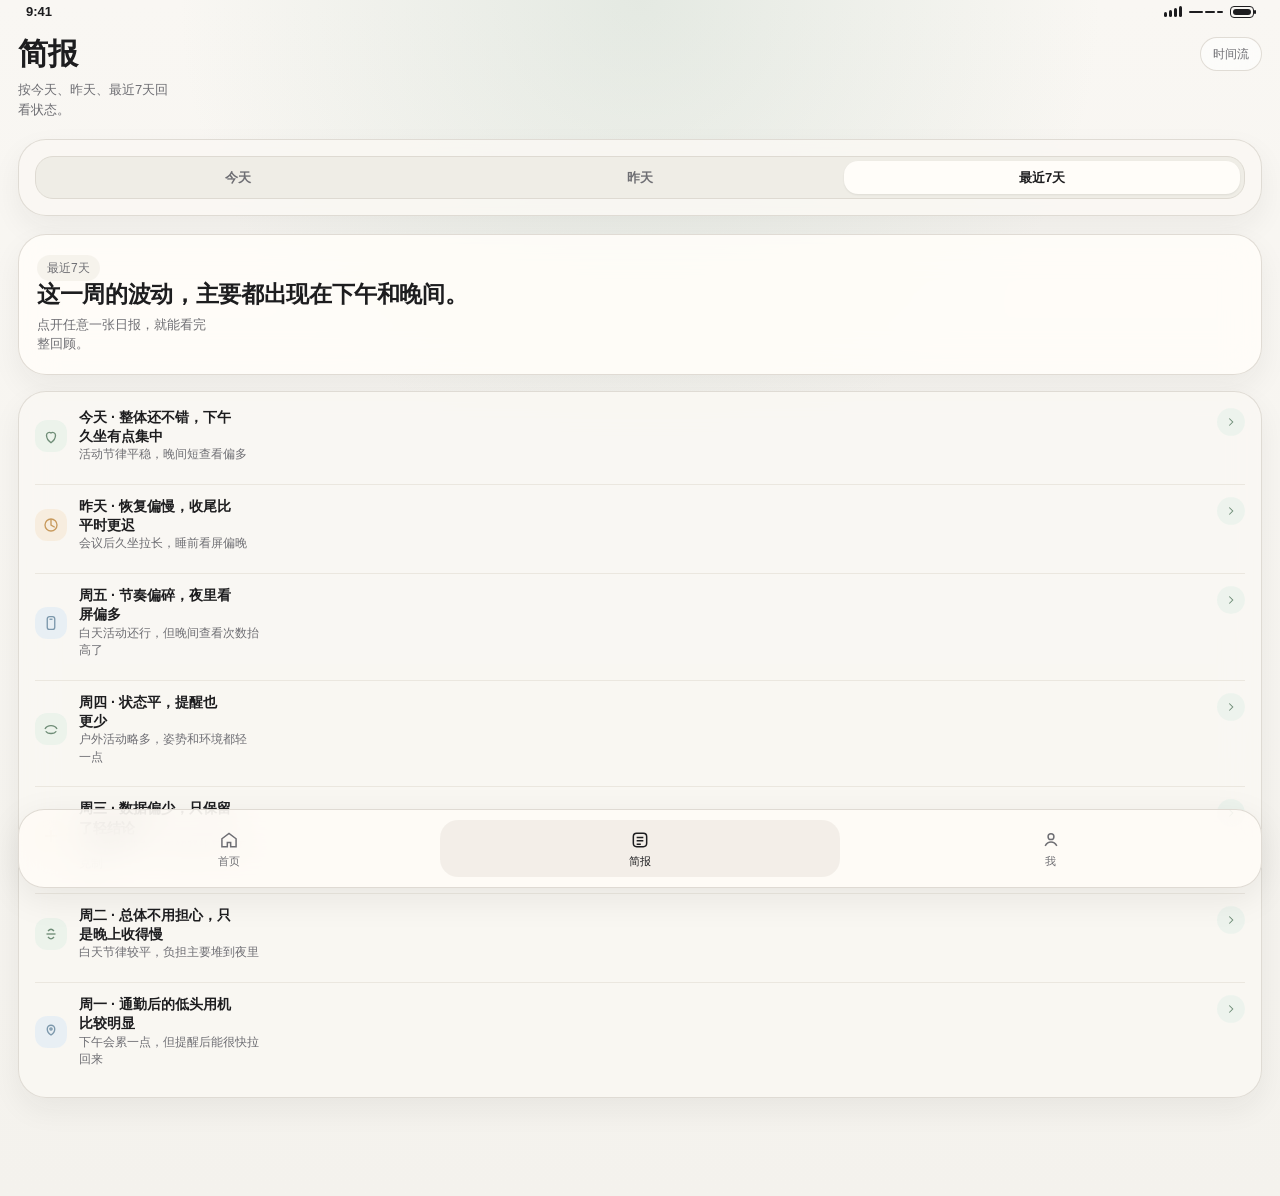
<file: docs/prototypes/health-monitor-mobile-opendesign/screens/report-list.html>
<!doctype html>
<html lang="zh-CN">
<head>
  <meta charset="utf-8">
  <meta name="viewport" content="width=device-width, initial-scale=1">
  <title>最近7天简报</title>
  <link rel="stylesheet" href="../shared.css">
</head>
<body class="screen-body">
  <main class="screen-shell">
    <div class="statusbar">
      <span>9:41</span>
      <div class="statusbar-icons">
        <span class="signal"><i></i><i></i><i></i><i></i></span>
        <span class="wifi"><i></i><i></i><i></i></span>
        <span class="battery"><i></i></span>
      </div>
    </div>

    <section class="app-header" data-od-id="history-header">
      <div>
        <h1>简报</h1>
        <p class="header-copy">按今天、昨天、最近7天回看状态。</p>
      </div>
      <span class="header-chip">时间流</span>
    </section>

    <section class="card soft tight" data-od-id="history-segments">
      <div class="segment-control" role="tablist" aria-label="简报时间切换">
        <button class="segment-button" type="button" role="tab" aria-selected="false" data-report-tab="today">今天</button>
        <button class="segment-button" type="button" role="tab" aria-selected="false" data-report-tab="yesterday">昨天</button>
        <button class="segment-button is-active" type="button" role="tab" aria-selected="true" data-report-tab="week">最近7天</button>
      </div>
    </section>

    <section class="report-panel" data-report-panel="today" hidden>
      <section class="card report-day-card">
        <div class="card-header">
          <div>
            <span class="nav-pill">今天</span>
            <h2 class="card-title">今天整体还不错，下午久坐有点集中。</h2>
          </div>
          <span class="badge success">偏稳</span>
        </div>
        <div class="report-block">
          <p class="report-label">三大核心指标</p>
          <div class="summary-pills">
            <span class="summary-pill"><strong>步数</strong> 6,240</span>
            <span class="summary-pill"><strong>久坐</strong> 3.2 小时</span>
            <span class="summary-pill"><strong>看屏</strong> 2.8 小时</span>
          </div>
        </div>
        <div class="report-block">
          <p class="report-label">活动节律总结</p>
          <p class="report-copy">上午平稳，下午两段久坐连在了一起。</p>
        </div>
        <div class="report-block">
          <p class="report-label">数字生活摘要</p>
          <p class="report-copy">晚间短查看偏多，但没有拖成长时段。</p>
        </div>
        <div class="report-block">
          <p class="report-label">姿势或环境摘要</p>
          <p class="report-copy">室内停留偏久，低头用机集中在通勤后。</p>
        </div>
      </section>
    </section>

    <section class="report-panel" data-report-panel="yesterday" hidden>
      <section class="card report-day-card">
        <div class="card-header">
          <div>
            <span class="nav-pill">昨天</span>
            <h2 class="card-title">昨天恢复偏慢，晚上的收尾比平时更迟。</h2>
          </div>
          <span class="badge warn">偏慢</span>
        </div>
        <div class="report-block">
          <p class="report-label">三大核心指标</p>
          <div class="summary-pills">
            <span class="summary-pill"><strong>步数</strong> 5,480</span>
            <span class="summary-pill"><strong>久坐</strong> 3.7 小时</span>
            <span class="summary-pill"><strong>看屏</strong> 3.1 小时</span>
          </div>
        </div>
        <div class="report-block">
          <p class="report-label">活动节律总结</p>
          <p class="report-copy">两段会议后久坐更长，活动没有及时接上。</p>
        </div>
        <div class="report-block">
          <p class="report-label">数字生活摘要</p>
          <p class="report-copy">睡前看屏收得偏晚，放松开始得慢。</p>
        </div>
        <div class="report-block">
          <p class="report-label">姿势或环境摘要</p>
          <p class="report-copy">桌前时间更长，肩颈低头更频繁。</p>
        </div>
      </section>
    </section>

    <section class="report-panel is-active" data-report-panel="week">
      <section class="card" data-od-id="history-summary">
        <div class="card-header">
          <div>
            <span class="nav-pill">最近7天</span>
            <h2 class="card-title">这一周的波动，主要都出现在下午和晚间。</h2>
            <p class="card-subtitle">点开任意一张日报，就能看完整回顾。</p>
          </div>
        </div>
      </section>

      <section class="card soft tight" data-od-id="history-list" style="margin-top: 16px;">
        <div class="list">
          <article class="list-item report-list-item" onclick="window.location.href='report.html#today'">
            <div class="icon-row">
              <span class="icon-wrap" aria-hidden="true">
                <svg viewBox="0 0 24 24" fill="none" stroke="currentColor" stroke-width="1.8"><path d="M12 21s-6-4.35-6-10a3.75 3.75 0 0 1 6-3 3.75 3.75 0 0 1 6 3c0 5.65-6 10-6 10Z"/></svg>
              </span>
              <div class="text-stack">
                <p class="list-title">今天 · 整体还不错，下午久坐有点集中</p>
                <p class="list-meta">活动节律平稳，晚间短查看偏多</p>
              </div>
            </div>
            <div class="list-tail icon-only" aria-hidden="true">
              <svg viewBox="0 0 24 24" fill="none" stroke="currentColor" stroke-width="1.8"><path d="m9 6 6 6-6 6"/></svg>
            </div>
          </article>

          <article class="list-item report-list-item" onclick="window.location.href='report.html#yesterday'">
            <div class="icon-row">
              <span class="icon-wrap warm" aria-hidden="true">
                <svg viewBox="0 0 24 24" fill="none" stroke="currentColor" stroke-width="1.8"><path d="M12 4v8l5 3"/><circle cx="12" cy="12" r="8"/></svg>
              </span>
              <div class="text-stack">
                <p class="list-title">昨天 · 恢复偏慢，收尾比平时更迟</p>
                <p class="list-meta">会议后久坐拉长，睡前看屏偏晚</p>
              </div>
            </div>
            <div class="list-tail icon-only" aria-hidden="true">
              <svg viewBox="0 0 24 24" fill="none" stroke="currentColor" stroke-width="1.8"><path d="m9 6 6 6-6 6"/></svg>
            </div>
          </article>

          <article class="list-item report-list-item" onclick="window.location.href='report.html#friday'">
            <div class="icon-row">
              <span class="icon-wrap cool" aria-hidden="true">
                <svg viewBox="0 0 24 24" fill="none" stroke="currentColor" stroke-width="1.8"><rect x="7" y="3.5" width="10" height="17" rx="3"/><path d="M10 7h4"/></svg>
              </span>
              <div class="text-stack">
                <p class="list-title">周五 · 节奏偏碎，夜里看屏偏多</p>
                <p class="list-meta">白天活动还行，但晚间查看次数抬高了</p>
              </div>
            </div>
            <div class="list-tail icon-only" aria-hidden="true">
              <svg viewBox="0 0 24 24" fill="none" stroke="currentColor" stroke-width="1.8"><path d="m9 6 6 6-6 6"/></svg>
            </div>
          </article>

          <article class="list-item report-list-item" onclick="window.location.href='report.html#thursday'">
            <div class="icon-row">
              <span class="icon-wrap" aria-hidden="true">
                <svg viewBox="0 0 24 24" fill="none" stroke="currentColor" stroke-width="1.8"><path d="M4 12c3-6 13-6 16 0"/><path d="M5 15c2.5 4 11.5 4 14 0"/></svg>
              </span>
              <div class="text-stack">
                <p class="list-title">周四 · 状态平，提醒也更少</p>
                <p class="list-meta">户外活动略多，姿势和环境都轻一点</p>
              </div>
            </div>
            <div class="list-tail icon-only" aria-hidden="true">
              <svg viewBox="0 0 24 24" fill="none" stroke="currentColor" stroke-width="1.8"><path d="m9 6 6 6-6 6"/></svg>
            </div>
          </article>

          <article class="list-item report-list-item" onclick="window.location.href='report.html#wednesday'">
            <div class="icon-row">
              <span class="icon-wrap warm" aria-hidden="true">
                <svg viewBox="0 0 24 24" fill="none" stroke="currentColor" stroke-width="1.8"><path d="M4 12h16M12 4v16"/></svg>
              </span>
              <div class="text-stack">
                <p class="list-title">周三 · 数据偏少，只保留了轻结论</p>
                <p class="list-meta">核心指标还在，但解释比平时更克制</p>
              </div>
            </div>
            <div class="list-tail icon-only" aria-hidden="true">
              <svg viewBox="0 0 24 24" fill="none" stroke="currentColor" stroke-width="1.8"><path d="m9 6 6 6-6 6"/></svg>
            </div>
          </article>

          <article class="list-item report-list-item" onclick="window.location.href='report.html#tuesday'">
            <div class="icon-row">
              <span class="icon-wrap" aria-hidden="true">
                <svg viewBox="0 0 24 24" fill="none" stroke="currentColor" stroke-width="1.8"><path d="M6 12h12"/><path d="M8 8c1.4-1.6 2.5-2.4 4-2.4S14.6 6.4 16 8"/><path d="M8 16c1.4 1.6 2.5 2.4 4 2.4s2.6-.8 4-2.4"/></svg>
              </span>
              <div class="text-stack">
                <p class="list-title">周二 · 总体不用担心，只是晚上收得慢</p>
                <p class="list-meta">白天节律较平，负担主要堆到夜里</p>
              </div>
            </div>
            <div class="list-tail icon-only" aria-hidden="true">
              <svg viewBox="0 0 24 24" fill="none" stroke="currentColor" stroke-width="1.8"><path d="m9 6 6 6-6 6"/></svg>
            </div>
          </article>

          <article class="list-item report-list-item" onclick="window.location.href='report.html#monday'">
            <div class="icon-row">
              <span class="icon-wrap cool" aria-hidden="true">
                <svg viewBox="0 0 24 24" fill="none" stroke="currentColor" stroke-width="1.8"><path d="M7 8a5 5 0 1 1 10 0c0 5-5 8-5 8s-5-3-5-8Z"/><circle cx="12" cy="8" r="1.5"/></svg>
              </span>
              <div class="text-stack">
                <p class="list-title">周一 · 通勤后的低头用机比较明显</p>
                <p class="list-meta">下午会累一点，但提醒后能很快拉回来</p>
              </div>
            </div>
            <div class="list-tail icon-only" aria-hidden="true">
              <svg viewBox="0 0 24 24" fill="none" stroke="currentColor" stroke-width="1.8"><path d="m9 6 6 6-6 6"/></svg>
            </div>
          </article>
        </div>
      </section>
    </section>
  </main>

  <nav class="tabbar" aria-label="底部导航">
    <a href="home.html">
      <svg viewBox="0 0 24 24" fill="none" stroke="currentColor" stroke-width="1.8"><path d="M3.5 10.5 12 4l8.5 6.5V20H14v-5h-4v5H3.5z"/></svg>
      <span>首页</span>
    </a>
    <a href="report-list.html" class="active" aria-current="page">
      <svg viewBox="0 0 24 24" fill="none" stroke="currentColor" stroke-width="1.8"><rect x="4" y="4" width="16" height="16" rx="4"/><path d="M8 9h8M8 13h8M8 17h5"/></svg>
      <span>简报</span>
    </a>
    <a href="profile.html">
      <svg viewBox="0 0 24 24" fill="none" stroke="currentColor" stroke-width="1.8"><circle cx="12" cy="8" r="3.5"/><path d="M5 19c1.8-3 4.2-4.5 7-4.5s5.2 1.5 7 4.5"/></svg>
      <span>我</span>
    </a>
  </nav>

  <script src="../app.js"></script>
</body>
</html>
</file>
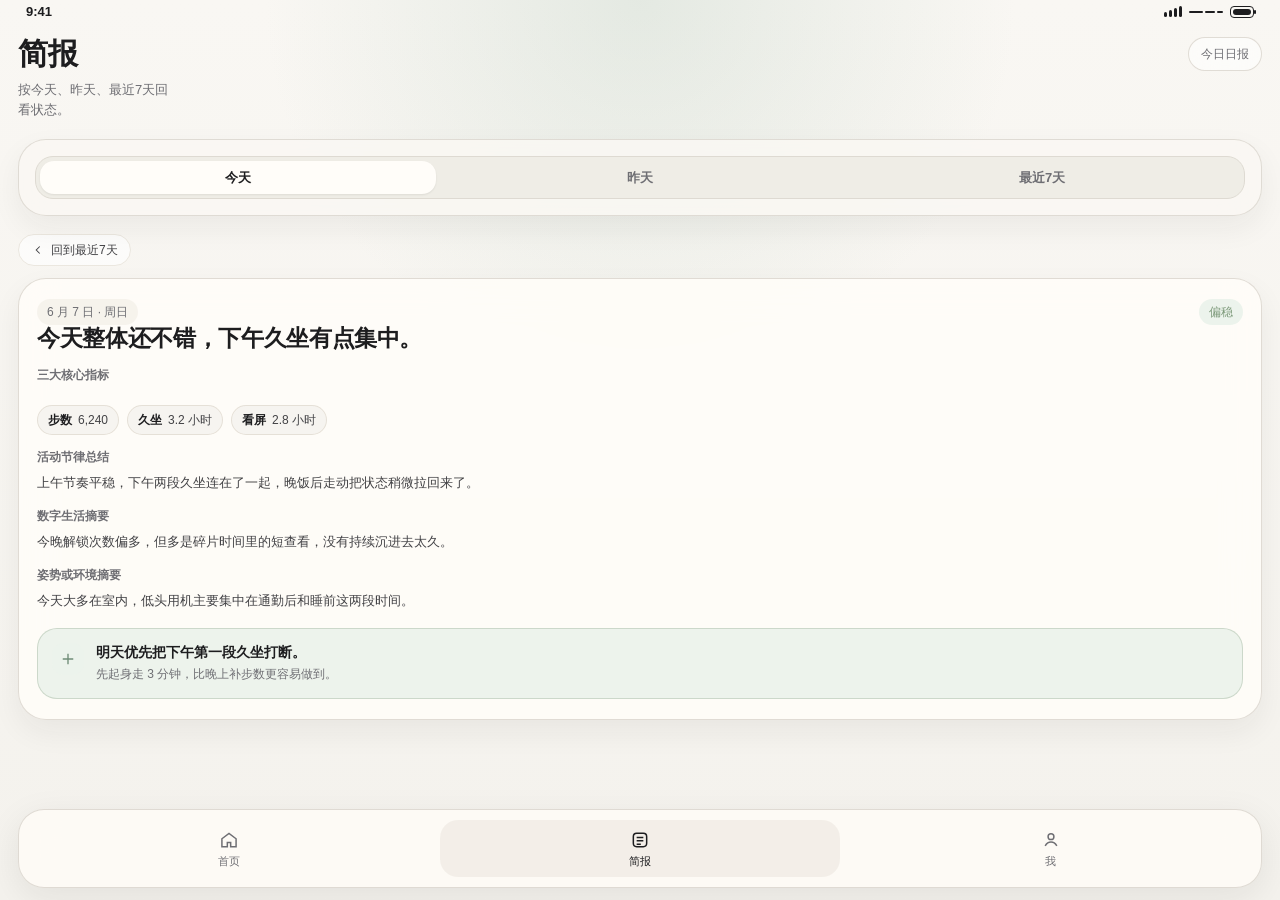
<file: docs/prototypes/health-monitor-mobile-opendesign/screens/report.html>
<!doctype html>
<html lang="zh-CN">
<head>
  <meta charset="utf-8">
  <meta name="viewport" content="width=device-width, initial-scale=1">
  <title>今日日报</title>
  <link rel="stylesheet" href="../shared.css">
</head>
<body class="screen-body">
  <main class="screen-shell">
    <div class="statusbar">
      <span>9:41</span>
      <div class="statusbar-icons">
        <span class="signal"><i></i><i></i><i></i><i></i></span>
        <span class="wifi"><i></i><i></i><i></i></span>
        <span class="battery"><i></i></span>
      </div>
    </div>

    <section class="app-header" data-od-id="report-header">
      <div>
        <h1>简报</h1>
        <p class="header-copy">按今天、昨天、最近7天回看状态。</p>
      </div>
      <span class="header-chip">今日日报</span>
    </section>

    <section class="card soft tight" data-od-id="report-segments">
      <div class="segment-control" role="tablist" aria-label="简报时间切换">
        <button class="segment-button is-active" type="button" role="tab" aria-selected="true" data-report-tab="today">今天</button>
        <button class="segment-button" type="button" role="tab" aria-selected="false" data-report-tab="yesterday">昨天</button>
        <button class="segment-button" type="button" role="tab" aria-selected="false" data-report-tab="week">最近7天</button>
      </div>
    </section>

    <section class="report-panel is-active" data-report-panel="today">
      <section class="back-row" data-od-id="report-back">
        <a class="back-link" href="report-list.html">
          <svg viewBox="0 0 24 24" fill="none" stroke="currentColor" stroke-width="1.8"><path d="m15 6-6 6 6 6"/></svg>
          <span>回到最近7天</span>
        </a>
      </section>

      <section class="card report-day-card" data-od-id="report-today-card">
        <div class="card-header">
          <div>
            <span class="nav-pill">6 月 7 日 · 周日</span>
            <h2 class="card-title">今天整体还不错，下午久坐有点集中。</h2>
          </div>
          <span class="badge success">偏稳</span>
        </div>

        <div class="report-block">
          <p class="report-label">三大核心指标</p>
          <div class="summary-pills">
            <span class="summary-pill"><strong>步数</strong> 6,240</span>
            <span class="summary-pill"><strong>久坐</strong> 3.2 小时</span>
            <span class="summary-pill"><strong>看屏</strong> 2.8 小时</span>
          </div>
        </div>

        <div class="report-block">
          <p class="report-label">活动节律总结</p>
          <p class="report-copy">上午节奏平稳，下午两段久坐连在了一起，晚饭后走动把状态稍微拉回来了。</p>
        </div>

        <div class="report-block">
          <p class="report-label">数字生活摘要</p>
          <p class="report-copy">今晚解锁次数偏多，但多是碎片时间里的短查看，没有持续沉进去太久。</p>
        </div>

        <div class="report-block">
          <p class="report-label">姿势或环境摘要</p>
          <p class="report-copy">今天大多在室内，低头用机主要集中在通勤后和睡前这两段时间。</p>
        </div>

        <div class="action-card report-action">
          <span class="icon-wrap" aria-hidden="true">
            <svg viewBox="0 0 24 24" fill="none" stroke="currentColor" stroke-width="1.8"><path d="M12 5v14M5 12h14"/></svg>
          </span>
          <div class="action-copy">
            <strong>明天优先把下午第一段久坐打断。</strong>
            <span>先起身走 3 分钟，比晚上补步数更容易做到。</span>
          </div>
        </div>
      </section>
    </section>

    <section class="report-panel" data-report-panel="yesterday" hidden>
      <section class="card report-day-card" data-od-id="report-yesterday-card">
        <div class="card-header">
          <div>
            <span class="nav-pill">6 月 6 日 · 周六</span>
            <h2 class="card-title">昨天恢复偏慢，晚上的收尾比平时更迟一点。</h2>
          </div>
          <span class="badge warn">偏慢</span>
        </div>

        <div class="report-block">
          <p class="report-label">三大核心指标</p>
          <div class="summary-pills">
            <span class="summary-pill"><strong>步数</strong> 5,480</span>
            <span class="summary-pill"><strong>久坐</strong> 3.7 小时</span>
            <span class="summary-pill"><strong>看屏</strong> 3.1 小时</span>
          </div>
        </div>

        <div class="report-block">
          <p class="report-label">活动节律总结</p>
          <p class="report-copy">中午后活动量没有接上，两段会议后坐得更久，整天节奏显得有点拖。</p>
        </div>

        <div class="report-block">
          <p class="report-label">数字生活摘要</p>
          <p class="report-copy">睡前看屏收得偏晚，放松开始得慢，所以整晚的恢复感也被拖后了。</p>
        </div>

        <div class="report-block">
          <p class="report-label">姿势或环境摘要</p>
          <p class="report-copy">昨天在桌前的时间更长，肩颈低头状态出现得比平时更频繁。</p>
        </div>

        <div class="action-card report-action">
          <span class="icon-wrap warm" aria-hidden="true">
            <svg viewBox="0 0 24 24" fill="none" stroke="currentColor" stroke-width="1.8"><path d="M12 5v14M5 12h14"/></svg>
          </span>
          <div class="action-copy">
            <strong>今晚把最后一条提醒提前 20 分钟。</strong>
            <span>早点开始收尾，恢复会更顺一点。</span>
          </div>
        </div>
      </section>
    </section>

    <section class="report-panel" data-report-panel="week" hidden>
      <section class="card report-day-card" data-od-id="report-week-card">
        <div class="card-header">
          <div>
            <span class="nav-pill">最近7天</span>
            <h2 class="card-title">这一周最常见的问题，还是下午久坐和晚间碎片看屏。</h2>
          </div>
          <span class="badge">回顾</span>
        </div>

        <div class="report-block">
          <p class="report-label">三大核心指标</p>
          <div class="summary-pills">
            <span class="summary-pill"><strong>步数波动</strong> 5.4k - 7.1k</span>
            <span class="summary-pill"><strong>久坐高点</strong> 周三下午</span>
            <span class="summary-pill"><strong>看屏高点</strong> 周五夜间</span>
          </div>
        </div>

        <div class="report-block">
          <p class="report-label">活动节律总结</p>
          <p class="report-copy">工作日的下午容易出现连续久坐，周末一放松，整体节律会自然好一些。</p>
        </div>

        <div class="report-block">
          <p class="report-label">数字生活摘要</p>
          <p class="report-copy">这周多次出现短频快地看手机，尤其在任务切换和晚间放松前后更明显。</p>
        </div>

        <div class="report-block">
          <p class="report-label">姿势或环境摘要</p>
          <p class="report-copy">本周室内停留时间偏长，低头用机和桌前久坐大多是一起出现的。</p>
        </div>

        <div class="action-card report-action">
          <span class="icon-wrap cool" aria-hidden="true">
            <svg viewBox="0 0 24 24" fill="none" stroke="currentColor" stroke-width="1.8"><path d="M4 12h16M12 4v16"/></svg>
          </span>
          <div class="action-copy">
            <strong>下周先盯住下午第一段久坐。</strong>
            <span>如果这里能早点打断，整周的波动会轻很多。</span>
          </div>
        </div>
      </section>
    </section>
  </main>

  <nav class="tabbar" aria-label="底部导航">
    <a href="home.html">
      <svg viewBox="0 0 24 24" fill="none" stroke="currentColor" stroke-width="1.8"><path d="M3.5 10.5 12 4l8.5 6.5V20H14v-5h-4v5H3.5z"/></svg>
      <span>首页</span>
    </a>
    <a href="report-list.html" class="active" aria-current="page">
      <svg viewBox="0 0 24 24" fill="none" stroke="currentColor" stroke-width="1.8"><rect x="4" y="4" width="16" height="16" rx="4"/><path d="M8 9h8M8 13h8M8 17h5"/></svg>
      <span>简报</span>
    </a>
    <a href="profile.html">
      <svg viewBox="0 0 24 24" fill="none" stroke="currentColor" stroke-width="1.8"><circle cx="12" cy="8" r="3.5"/><path d="M5 19c1.8-3 4.2-4.5 7-4.5s5.2 1.5 7 4.5"/></svg>
      <span>我</span>
    </a>
  </nav>

  <script src="../app.js"></script>
</body>
</html>
</file>
<file: docs/prototypes/health-monitor-mobile-opendesign/shared.css>
﻿:root {
  --bg: #f6f5f1;
  --surface: #fffdf9;
  --surface-warm: #f1eee7;
  --fg: #1d1d1f;
  --fg-2: #424245;
  --muted: #6e6e73;
  --meta: #8a8a90;
  --border: #dedad2;
  --border-soft: #ebe7df;
  --accent: #6f8d77;
  --accent-on: #ffffff;
  --accent-hover: #69846f;
  --accent-active: #5f7865;
  --success: #7b9878;
  --warn: #c89a5d;
  --danger: #c77d68;
  --font-display: "SF Pro Display", "SF Pro Icons", "Helvetica Neue", Helvetica, Arial, sans-serif;
  --font-body: "SF Pro Text", "SF Pro Icons", "Helvetica Neue", Helvetica, Arial, sans-serif;
  --font-mono: "SF Mono", ui-monospace, "JetBrains Mono", Menlo, monospace;
  --text-xs: 12px;
  --text-sm: 14px;
  --text-base: 17px;
  --text-lg: 21px;
  --text-xl: 28px;
  --text-2xl: 40px;
  --text-3xl: 56px;
  --text-4xl: 80px;
  --leading-body: 1.47;
  --leading-tight: 1.06;
  --tracking-display: -0.015em;
  --space-1: 4px;
  --space-2: 8px;
  --space-3: 12px;
  --space-4: 16px;
  --space-5: 20px;
  --space-6: 24px;
  --space-8: 32px;
  --space-12: 48px;
  --section-y-desktop: 100px;
  --section-y-tablet: 64px;
  --section-y-phone: 40px;
  --radius-sm: 12px;
  --radius-md: 18px;
  --radius-lg: 26px;
  --radius-pill: 980px;
  --elev-flat: none;
  --elev-ring: 0 0 0 1px var(--border);
  --elev-raised: 0 12px 30px rgba(29, 29, 31, 0.06);
  --focus-ring: 0 0 0 4px rgba(111, 141, 119, 0.18);
  --motion-fast: 150ms;
  --motion-base: 220ms;
  --ease-standard: cubic-bezier(0.28, 0, 0.22, 1);
  --container-max: 1200px;
  --container-gutter-desktop: 22px;
  --container-gutter-tablet: 18px;
  --container-gutter-phone: 16px;
}

*,
*::before,
*::after {
  box-sizing: border-box;
}

html {
  -webkit-text-size-adjust: 100%;
}

body {
  margin: 0;
  background:
    radial-gradient(circle at top, rgba(188, 207, 194, 0.34), transparent 34%),
    linear-gradient(180deg, #f9f7f3 0%, #f4f2ed 100%);
  color: var(--fg);
  font-family: var(--font-body);
  text-rendering: optimizeLegibility;
  -webkit-font-smoothing: antialiased;
}

a {
  color: inherit;
  text-decoration: none;
}

button,
input {
  font: inherit;
}

p {
  margin: 0;
  text-wrap: pretty;
}

h1,
h2,
h3 {
  margin: 0;
  font-family: var(--font-display);
  letter-spacing: var(--tracking-display);
  text-wrap: balance;
}

.launcher-body {
  min-height: 100vh;
  padding: 40px 24px 64px;
}

.launcher-shell {
  max-width: 1380px;
  margin: 0 auto;
  display: grid;
  grid-template-columns: minmax(300px, 360px) minmax(0, 1fr);
  gap: 28px;
}

.launcher-panel,
.launcher-preview,
.tile {
  background: rgba(255, 253, 249, 0.84);
  border: 1px solid rgba(222, 218, 210, 0.95);
  box-shadow: var(--elev-raised);
}

.launcher-panel,
.launcher-preview {
  border-radius: 28px;
}

.launcher-panel {
  padding: 28px;
  position: sticky;
  top: 24px;
  align-self: start;
  backdrop-filter: blur(18px);
}

.eyebrow {
  font-size: var(--text-xs);
  line-height: 1.4;
  color: var(--muted);
  text-transform: uppercase;
  letter-spacing: 0.08em;
}

.launcher-title {
  margin-top: 12px;
  font-size: clamp(34px, 5vw, 48px);
  line-height: 1.02;
}

.launcher-copy {
  margin-top: 16px;
  color: var(--muted);
  font-size: 15px;
  line-height: 1.6;
}

.launcher-list {
  list-style: none;
  margin: 28px 0 0;
  padding: 0;
  display: grid;
  gap: 10px;
}

.launcher-link {
  width: 100%;
  padding: 16px 18px;
  border-radius: 18px;
  border: 1px solid transparent;
  background: rgba(255, 255, 255, 0.68);
  color: var(--fg);
  text-align: left;
  transition:
    border-color var(--motion-base) var(--ease-standard),
    background var(--motion-base) var(--ease-standard),
    transform var(--motion-fast) var(--ease-standard);
}

.launcher-link:hover,
.launcher-link:focus-visible,
.launcher-link.is-active {
  border-color: rgba(111, 141, 119, 0.28);
  background: rgba(236, 242, 237, 0.95);
  outline: none;
}

.launcher-link:active {
  transform: scale(0.99);
}

.launcher-link strong {
  display: block;
  font-size: 15px;
  line-height: 1.3;
}

.launcher-link span {
  display: block;
  margin-top: 6px;
  font-size: 13px;
  line-height: 1.5;
  color: var(--muted);
}

.launcher-preview {
  padding: 24px;
  backdrop-filter: blur(18px);
}

.preview-head {
  display: flex;
  justify-content: space-between;
  align-items: center;
  gap: 16px;
}

.preview-head h2 {
  font-size: 24px;
  line-height: 1.15;
}

.preview-meta {
  color: var(--muted);
  font-size: 13px;
}

.preview-stage {
  margin-top: 24px;
  display: grid;
  grid-template-columns: minmax(0, 1fr) 250px;
  gap: 20px;
  align-items: start;
}

.device-main {
  border-radius: 34px;
  padding: 18px;
  background: rgba(255, 255, 255, 0.52);
  border: 1px solid var(--border);
}

.device-main iframe,
.tile iframe {
  width: 100%;
  border: 0;
  display: block;
  background: transparent;
}

.device-main iframe {
  aspect-ratio: 390 / 844;
  border-radius: 30px;
}

.tile-grid {
  display: grid;
  gap: 12px;
}

.tile {
  border-radius: 22px;
  padding: 12px;
}

.tile h3 {
  font-size: 13px;
  line-height: 1.35;
  margin-bottom: 10px;
}

.tile iframe {
  aspect-ratio: 390 / 844;
  border-radius: 22px;
}

.reminder-summary-grid {
  display: grid;
  grid-template-columns: repeat(2, minmax(0, 1fr));
  gap: 12px;
  margin-top: 16px;
}

.summary-tile {
  padding: 16px;
  border-radius: 20px;
  background: rgba(255, 255, 255, 0.72);
  border: 1px solid var(--border-soft);
  display: grid;
  gap: 6px;
}

.summary-label,
.detail-label {
  font-size: 12px;
  line-height: 1.35;
  color: var(--muted);
}

.summary-value,
.summary-text,
.detail-value {
  font-family: var(--font-display);
  color: var(--fg);
  letter-spacing: -0.02em;
}

.summary-value {
  font-size: 30px;
  line-height: 1;
}

.summary-text {
  font-size: 18px;
  line-height: 1.2;
}

.summary-note {
  font-size: 13px;
  line-height: 1.45;
  color: var(--muted);
}

.list-link-card,
.record-item {
  display: block;
  margin-top: 14px;
  padding: 16px;
  border-radius: 22px;
  border: 1px solid var(--border-soft);
  background: rgba(255, 255, 255, 0.68);
}

.list-link-card {
  display: flex;
  align-items: center;
  justify-content: space-between;
  gap: 16px;
}

.record-list {
  display: grid;
  gap: 12px;
}

.record-head {
  display: flex;
  align-items: center;
  justify-content: space-between;
  gap: 12px;
}

.record-time {
  font-size: 13px;
  line-height: 1.35;
  color: var(--muted);
}

.record-title {
  margin-top: 10px;
  font-size: 18px;
  line-height: 1.25;
  font-weight: 600;
  color: var(--fg);
}

.record-copy,
.record-reason {
  margin-top: 6px;
  font-size: 14px;
  line-height: 1.55;
  color: var(--fg-2);
}

.record-reason {
  color: var(--muted);
}

.record-item.muted {
  background: rgba(250, 248, 243, 0.9);
}

.detail-stack {
  display: grid;
  gap: 10px;
}

.detail-row {
  display: flex;
  align-items: center;
  justify-content: space-between;
  gap: 16px;
  padding: 14px 16px;
  border-radius: 18px;
  background: rgba(255, 255, 255, 0.7);
  border: 1px solid var(--border-soft);
}

.detail-value {
  font-size: 17px;
  line-height: 1.25;
}

.screen-body {
  min-height: 100vh;
}

.screen-shell {
  min-height: 100vh;
  padding: env(safe-area-inset-top, 20px) 18px calc(env(safe-area-inset-bottom, 20px) + 98px);
  display: flex;
  flex-direction: column;
  gap: 18px;
}

.statusbar {
  display: flex;
  justify-content: space-between;
  align-items: center;
  padding: 4px 8px 0;
  font-size: 13px;
  font-weight: 600;
}

.statusbar-icons {
  display: flex;
  align-items: center;
  gap: 7px;
}

.signal,
.wifi,
.battery {
  display: inline-flex;
  align-items: flex-end;
  gap: 2px;
}

.signal i,
.wifi i,
.battery i {
  display: block;
  background: var(--fg);
  border-radius: 999px;
}

.signal i:nth-child(1) { width: 3px; height: 5px; }
.signal i:nth-child(2) { width: 3px; height: 7px; }
.signal i:nth-child(3) { width: 3px; height: 9px; }
.signal i:nth-child(4) { width: 3px; height: 11px; }
.wifi i:nth-child(1) { width: 14px; height: 2px; }
.wifi i:nth-child(2) { width: 10px; height: 2px; }
.wifi i:nth-child(3) { width: 6px; height: 2px; }

.battery {
  gap: 0;
  width: 24px;
  height: 12px;
  border: 1.5px solid var(--fg);
  border-radius: 4px;
  padding: 2px;
  position: relative;
}

.battery::after {
  content: "";
  position: absolute;
  right: -3px;
  top: 3px;
  width: 2px;
  height: 4px;
  border-radius: 2px;
  background: var(--fg);
}

.battery i {
  width: 100%;
  height: 100%;
}

.app-header {
  display: flex;
  align-items: flex-start;
  justify-content: space-between;
  gap: 12px;
  margin-bottom: 2px;
}

.app-header h1 {
  font-size: 30px;
  line-height: 1.1;
}

.header-copy {
  margin-top: 10px;
  color: var(--muted);
  font-size: 13px;
  line-height: 1.5;
  max-width: 22ch;
}

.header-chip,
.nav-pill,
.mini-label {
  display: inline-flex;
  align-items: center;
  border-radius: 999px;
  font-size: 12px;
  line-height: 1;
}

.header-chip {
  padding: 10px 12px;
  border: 1px solid rgba(222, 218, 210, 0.92);
  background: rgba(255, 255, 255, 0.56);
  color: var(--muted);
  backdrop-filter: blur(14px);
}

.card {
  background: rgba(255, 253, 249, 0.88);
  border: 1px solid rgba(222, 218, 210, 0.92);
  border-radius: 28px;
  padding: 20px 18px;
  box-shadow: var(--elev-raised);
  backdrop-filter: blur(18px);
}

.card.soft {
  background: rgba(250, 248, 243, 0.88);
}

.card.tight {
  padding: 16px;
}

.card.soft.tight .card-header {
  margin-bottom: 2px;
}

.card-header {
  display: flex;
  justify-content: space-between;
  align-items: flex-start;
  gap: 14px;
}

.card-title {
  font-size: 23px;
  line-height: 1.2;
}

.card-subtitle {
  margin-top: 6px;
  color: var(--muted);
  font-size: 13px;
  line-height: 1.5;
  max-width: 24ch;
}

.nav-pill {
  padding: 7px 10px;
  background: rgba(245, 242, 236, 0.9);
  color: var(--muted);
}

.segment-control {
  display: inline-grid;
  grid-template-columns: repeat(3, minmax(0, 1fr));
  gap: 6px;
  width: 100%;
  padding: 4px;
  border-radius: 18px;
  background: rgba(239, 236, 229, 0.95);
  border: 1px solid var(--border);
}

.segment-button {
  border: 0;
  border-radius: 14px;
  padding: 10px 8px;
  background: transparent;
  color: var(--muted);
  font-size: 13px;
  line-height: 1;
  font-weight: 600;
}

.segment-button.is-active {
  background: var(--surface);
  color: var(--fg);
  box-shadow: 0 1px 2px rgba(29, 29, 31, 0.08);
}

.report-panel {
  display: none;
}

.report-panel.is-active {
  display: block;
}

.back-row {
  margin-bottom: 12px;
}

.back-link {
  display: inline-flex;
  align-items: center;
  gap: 6px;
  padding: 8px 12px;
  border-radius: 999px;
  background: rgba(255, 255, 255, 0.68);
  border: 1px solid var(--border-soft);
  color: var(--fg-2);
  font-size: 12px;
  line-height: 1;
}

.back-link svg {
  width: 14px;
  height: 14px;
}

.report-day-card {
  display: grid;
  gap: 14px;
}

.report-block {
  display: grid;
  gap: 8px;
}

.report-label {
  color: var(--muted);
  font-size: 12px;
  line-height: 1.35;
  font-weight: 600;
}

.report-copy {
  color: var(--fg-2);
  font-size: 13px;
  line-height: 1.6;
}

.report-action {
  margin-top: 2px;
}

.report-list-item {
  cursor: pointer;
}

.report-list-item .list-title {
  max-width: 20ch;
}

.score-band {
  margin-top: 16px;
  display: grid;
  gap: 12px;
}

.mood-hero {
  padding: 20px 18px;
  border-radius: 24px;
  background:
    linear-gradient(180deg, rgba(233, 240, 233, 0.96), rgba(244, 240, 232, 0.9));
  border: 1px solid rgba(188, 201, 187, 0.9);
}

.mood-kicker {
  color: var(--muted);
  font-size: 13px;
  line-height: 1.4;
}

.mood-title {
  margin-top: 6px;
  font-size: 24px;
  line-height: 1.16;
  max-width: 12ch;
}

.mood-detail {
  margin-top: 8px;
  color: var(--fg-2);
  font-size: 13px;
  line-height: 1.5;
  max-width: 28ch;
}

.segment-grid {
  display: grid;
  grid-template-columns: repeat(3, minmax(0, 1fr));
  gap: 10px;
}

.metric {
  padding: 13px 12px;
  border-radius: 20px;
  background: rgba(255, 255, 255, 0.72);
  border: 1px solid rgba(228, 224, 216, 0.95);
}

.metric.compact {
  display: grid;
  gap: 8px;
  padding: 12px;
}

.metric-card-emphasis {
  background: rgba(236, 243, 236, 0.92);
  border-color: rgba(181, 197, 181, 0.92);
}

.metric-topline {
  display: flex;
  align-items: center;
  gap: 8px;
  min-width: 0;
}

.metric-chip {
  min-width: 0;
  color: var(--muted);
  font-size: 12px;
  line-height: 1.2;
  font-weight: 600;
  letter-spacing: 0.01em;
}

.metric-main {
  display: flex;
  align-items: flex-end;
  gap: 4px;
  min-width: 0;
}

.metric-value-large {
  margin-top: 0;
  font-size: 25px;
  line-height: 1;
  letter-spacing: -0.03em;
}

.metric-unit {
  padding-bottom: 2px;
  color: var(--muted);
  font-size: 11px;
  line-height: 1;
}

.metric-state {
  color: var(--fg-2);
  font-size: 11px;
  line-height: 1.35;
}

.list,
.dense-list,
.trust-list,
.summary-stack {
  display: grid;
  gap: 8px;
}

.list-item {
  display: flex;
  justify-content: space-between;
  gap: 12px;
  padding: 12px 0;
  border-top: 1px solid var(--border-soft);
}

.list-item:first-child {
  border-top: 0;
  padding-top: 0;
}

.list-title {
  font-size: 14px;
  line-height: 1.38;
  font-weight: 600;
}

.list-meta {
  color: var(--muted);
  font-size: 12px;
  line-height: 1.46;
  max-width: 28ch;
}

.list-tail {
  text-align: right;
  color: var(--muted);
  font-size: 12px;
  line-height: 1.4;
}

.list-tail.icon-only,
.status-dot {
  width: 28px;
  height: 28px;
  border-radius: 50%;
  display: inline-flex;
  align-items: center;
  justify-content: center;
  background: rgba(237, 243, 237, 0.95);
  color: var(--accent);
}

.list-tail.icon-only svg {
  width: 14px;
  height: 14px;
}

.icon-wrap {
  width: 32px;
  height: 32px;
  border-radius: 12px;
  display: inline-flex;
  align-items: center;
  justify-content: center;
  background: rgba(236, 243, 236, 0.98);
  color: var(--accent);
  flex: 0 0 auto;
}

.icon-wrap.warm {
  background: rgba(248, 237, 222, 0.95);
  color: var(--warn);
}

.icon-wrap.cool {
  background: rgba(232, 239, 244, 0.95);
  color: #7c98ac;
}

.icon-wrap svg {
  width: 18px;
  height: 18px;
}

.icon-row {
  display: flex;
  align-items: center;
  gap: 12px;
}

.text-stack {
  min-width: 0;
}

.summary-pills {
  display: flex;
  flex-wrap: wrap;
  gap: 8px;
  margin-top: 14px;
}

.summary-pill {
  display: inline-flex;
  align-items: center;
  gap: 6px;
  padding: 8px 10px;
  border-radius: 999px;
  background: rgba(246, 244, 240, 0.98);
  border: 1px solid rgba(229, 224, 214, 0.95);
  color: var(--fg-2);
  font-size: 12px;
  line-height: 1;
}

.summary-pill strong {
  color: var(--fg);
}

.sheet-section {
  margin-top: 18px;
  display: grid;
  gap: 10px;
}

.sheet-label {
  color: var(--muted);
  font-size: 12px;
  line-height: 1.3;
  font-weight: 600;
}

.sheet-focus,
.soft-panel {
  padding: 14px;
  border-radius: 20px;
  background: rgba(244, 247, 242, 0.96);
  border: 1px solid rgba(214, 223, 212, 0.95);
}

.sheet-focus .list-title {
  font-size: 15px;
}

.action-card {
  display: flex;
  align-items: flex-start;
  gap: 12px;
  padding: 14px;
  border-radius: 20px;
  background: rgba(237, 243, 236, 0.98);
  border: 1px solid rgba(203, 215, 201, 0.95);
}

.action-copy {
  display: grid;
  gap: 4px;
}

.action-copy strong {
  font-size: 14px;
  line-height: 1.4;
}

.action-copy span {
  color: var(--muted);
  font-size: 12px;
  line-height: 1.46;
}

.dense-item,
.trust-item,
.status-row {
  display: flex;
  align-items: flex-start;
  gap: 10px;
}

.cta-row {
  display: flex;
  gap: 10px;
  flex-wrap: wrap;
}

.btn {
  border: 0;
  border-radius: 18px;
  padding: 13px 16px;
  line-height: 1;
  font-size: 14px;
  font-weight: 600;
  transition:
    transform var(--motion-fast) var(--ease-standard),
    background var(--motion-base) var(--ease-standard),
    color var(--motion-base) var(--ease-standard);
}

.btn:active {
  transform: scale(0.985);
}

.btn.primary {
  background: var(--accent);
  color: var(--accent-on);
}

.btn.primary:hover,
.btn.primary:focus-visible {
  background: var(--accent-hover);
  outline: none;
}

.btn.secondary {
  background: rgba(255, 255, 255, 0.74);
  color: var(--fg);
  border: 1px solid var(--border);
}

.btn.text {
  background: transparent;
  color: var(--fg);
  padding-inline: 0;
}

.badge {
  display: inline-flex;
  align-items: center;
  gap: 6px;
  border-radius: 999px;
  padding: 7px 10px;
  background: rgba(235, 242, 235, 1);
  color: var(--accent);
  font-size: 12px;
  line-height: 1;
}

.badge.warn {
  background: rgba(249, 239, 225, 0.96);
  color: var(--warn);
}

.badge.success {
  background: rgba(236, 243, 236, 0.96);
  color: var(--success);
}

.sheet {
  position: fixed;
  left: 0;
  right: 0;
  bottom: 0;
  padding: 12px 14px calc(env(safe-area-inset-bottom, 18px) + 16px);
  transform: translateY(calc(100% + 24px));
  opacity: 0;
  pointer-events: none;
  transition:
    transform 240ms var(--ease-standard),
    opacity 240ms var(--ease-standard);
}

.sheet.open {
  transform: translateY(0);
  opacity: 1;
  pointer-events: auto;
}

.sheet-card {
  border-radius: 30px 30px 22px 22px;
  background: rgba(255, 252, 247, 0.96);
  border: 1px solid rgba(222, 218, 210, 0.96);
  box-shadow: 0 -10px 34px rgba(29, 29, 31, 0.08);
  padding: 16px 18px 20px;
  backdrop-filter: blur(20px);
}

.sheet-handle {
  width: 44px;
  height: 5px;
  border-radius: 999px;
  background: rgba(154, 154, 161, 0.55);
  margin: 0 auto 14px;
}

.timeline {
  margin-top: 16px;
  display: grid;
  gap: 12px;
}

.timeline-item {
  display: grid;
  grid-template-columns: 72px 1fr;
  gap: 12px;
  align-items: start;
}

.timeline-time {
  color: var(--muted);
  font-size: 12px;
  line-height: 1.4;
}

.timeline-copy {
  padding-bottom: 12px;
  border-bottom: 1px solid var(--border-soft);
}

.timeline-item:last-child .timeline-copy {
  border-bottom: 0;
  padding-bottom: 0;
}

.permission-art,
.empty-art {
  display: grid;
  gap: 12px;
  justify-items: center;
  min-height: 180px;
  border-radius: 28px;
  border: 1px dashed rgba(197, 208, 197, 0.95);
  background:
    radial-gradient(circle at top, rgba(191, 208, 194, 0.22), transparent 58%),
    rgba(250, 248, 243, 0.9);
  color: var(--muted);
  text-align: center;
  padding: 24px;
}

.art-badge {
  width: 58px;
  height: 58px;
  border-radius: 20px;
  display: inline-flex;
  align-items: center;
  justify-content: center;
  background: rgba(236, 243, 236, 0.98);
  color: var(--accent);
}

.art-badge svg {
  width: 28px;
  height: 28px;
}

.tabbar {
  position: fixed;
  left: 18px;
  right: 18px;
  bottom: calc(env(safe-area-inset-bottom, 10px) + 12px);
  display: grid;
  grid-template-columns: repeat(3, minmax(0, 1fr));
  gap: 10px;
  padding: 10px;
  border-radius: 26px;
  background: rgba(255, 252, 247, 0.82);
  backdrop-filter: blur(18px);
  border: 1px solid rgba(222, 218, 210, 0.95);
  box-shadow: 0 10px 36px rgba(29, 29, 31, 0.08);
}

.tabbar a {
  display: grid;
  justify-items: center;
  gap: 6px;
  padding: 10px 8px;
  border-radius: 18px;
  color: var(--muted);
  font-size: 11px;
  line-height: 1;
}

.tabbar a.active {
  background: rgba(243, 239, 232, 0.95);
  color: var(--fg);
}

.tabbar svg {
  width: 20px;
  height: 20px;
}

.profile-row {
  display: flex;
  align-items: center;
  gap: 14px;
}

.avatar {
  width: 52px;
  height: 52px;
  border-radius: 18px;
  background: linear-gradient(180deg, rgba(229, 237, 227, 0.98), rgba(244, 239, 231, 0.98));
  border: 1px solid rgba(205, 217, 205, 0.9);
}

.settings-list {
  display: grid;
  gap: 6px;
}

.settings-item {
  display: flex;
  align-items: center;
  justify-content: space-between;
  gap: 14px;
  padding: 14px 0;
  border-top: 1px solid var(--border-soft);
}

.settings-value {
  flex-shrink: 0;
  color: var(--fg-2);
  font-size: 14px;
  line-height: 1.3;
  padding-left: 12px;
  text-align: right;
}

.settings-item:first-child {
  border-top: 0;
  padding-top: 0;
}

.chev {
  color: var(--muted);
  font-size: 18px;
  line-height: 1;
}

.status-pill {
  display: inline-flex;
  align-items: center;
  gap: 6px;
  padding: 6px 10px;
  border-radius: 999px;
  background: rgba(242, 239, 233, 0.94);
  color: var(--fg-2);
  font-size: 12px;
}

.status-pill.on {
  background: rgba(236, 243, 236, 0.96);
  color: var(--success);
}

.status-pill.off {
  background: rgba(249, 239, 225, 0.96);
  color: var(--warn);
}

.micro-copy {
  color: var(--muted);
  font-size: 11px;
  line-height: 1.45;
}

@media (max-width: 1100px) {
  .launcher-shell,
  .preview-stage {
    grid-template-columns: 1fr;
  }

  .launcher-panel {
    position: static;
  }

  .tile-grid {
    grid-template-columns: repeat(2, minmax(0, 1fr));
  }
}

@media (max-width: 640px) {
  .launcher-body {
    padding-inline: 12px;
  }

  .launcher-panel,
  .launcher-preview {
    border-radius: 24px;
  }

  .tile-grid {
    grid-template-columns: 1fr;
  }
}

@media (max-width: 400px) {
  .segment-grid {
    grid-template-columns: 1fr;
    gap: 8px;
  }

  .metric.compact {
    grid-template-columns: auto 1fr auto;
    align-items: center;
    gap: 10px;
    padding: 12px;
  }

  .metric.compact .metric-main {
    justify-self: end;
  }

  .metric.compact .metric-state {
    grid-column: 2 / 4;
  }

  .metric-value-large {
    font-size: 22px;
  }

  .summary-pills {
    gap: 6px;
  }

  .summary-pill {
    padding: 7px 9px;
    font-size: 11px;
  }

  .app-header h1 {
    font-size: 28px;
  }

  .card-title {
    font-size: 21px;
  }
}
</file>
